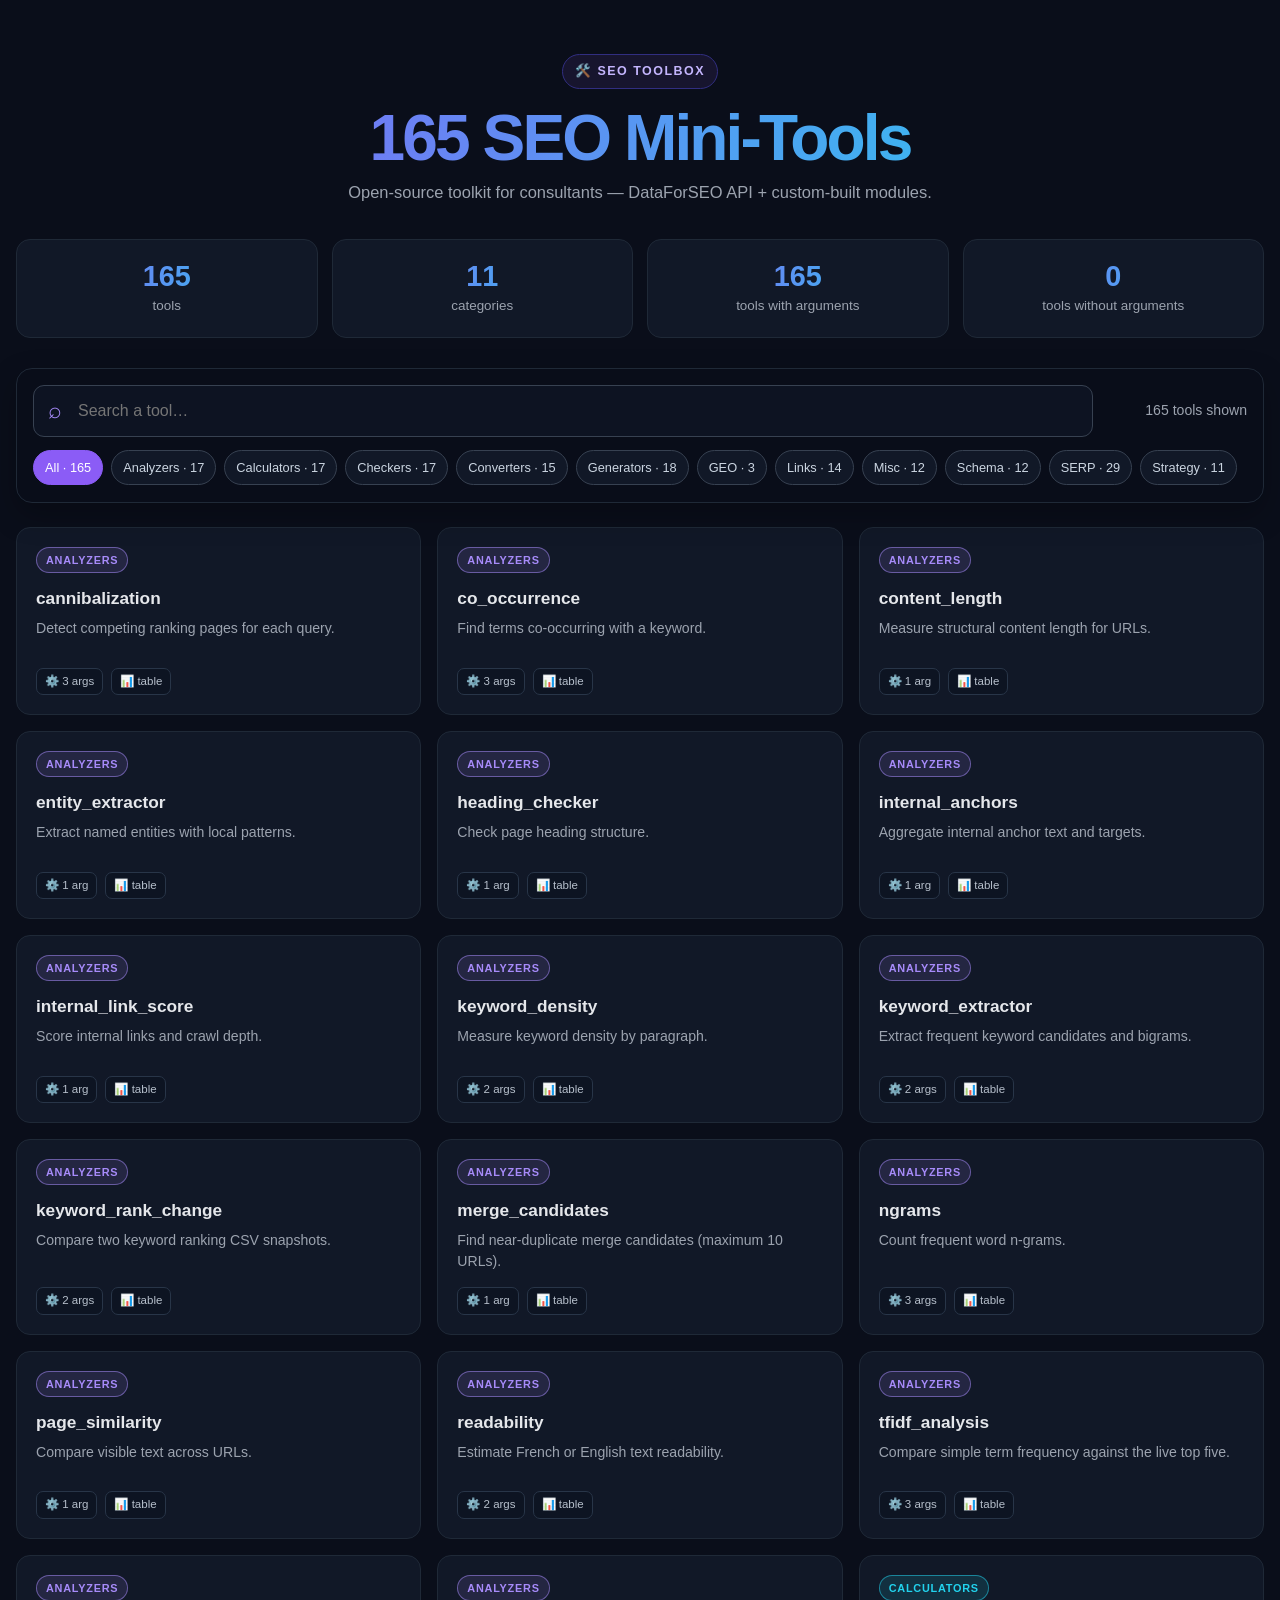
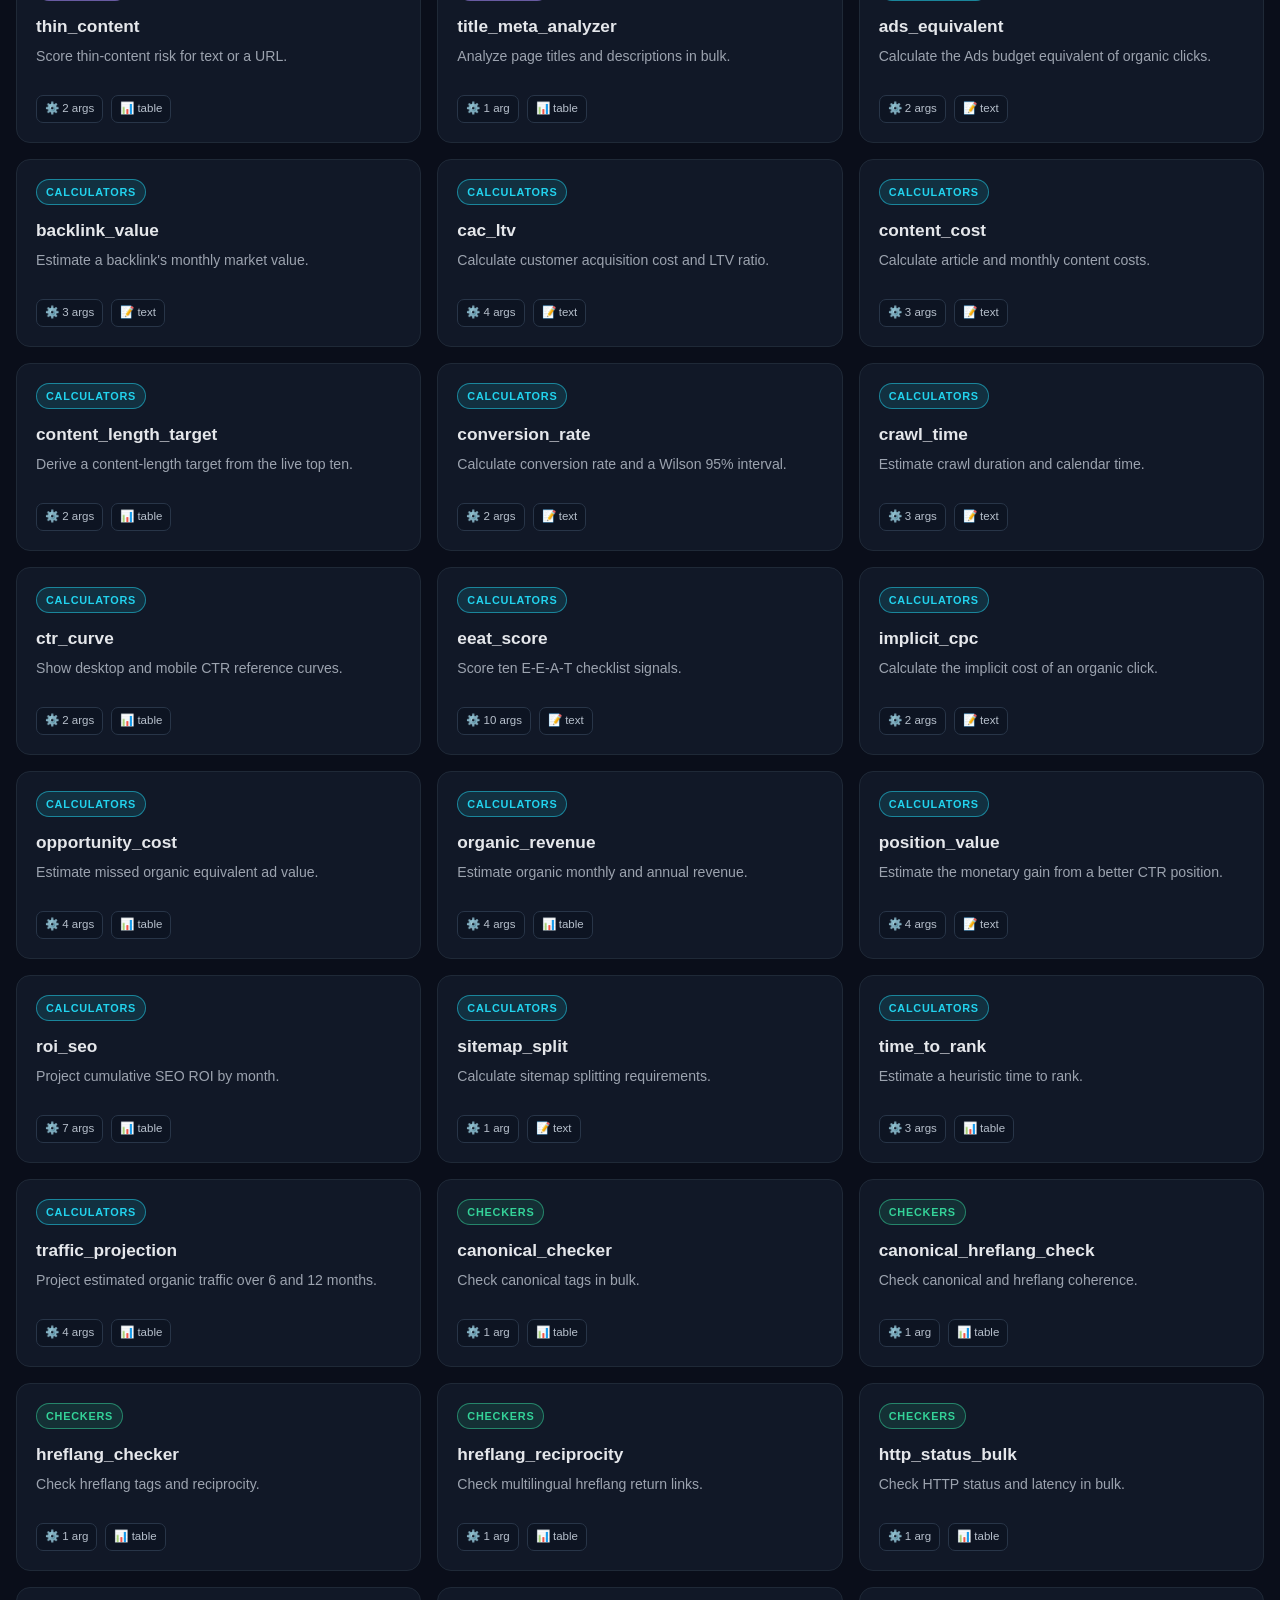
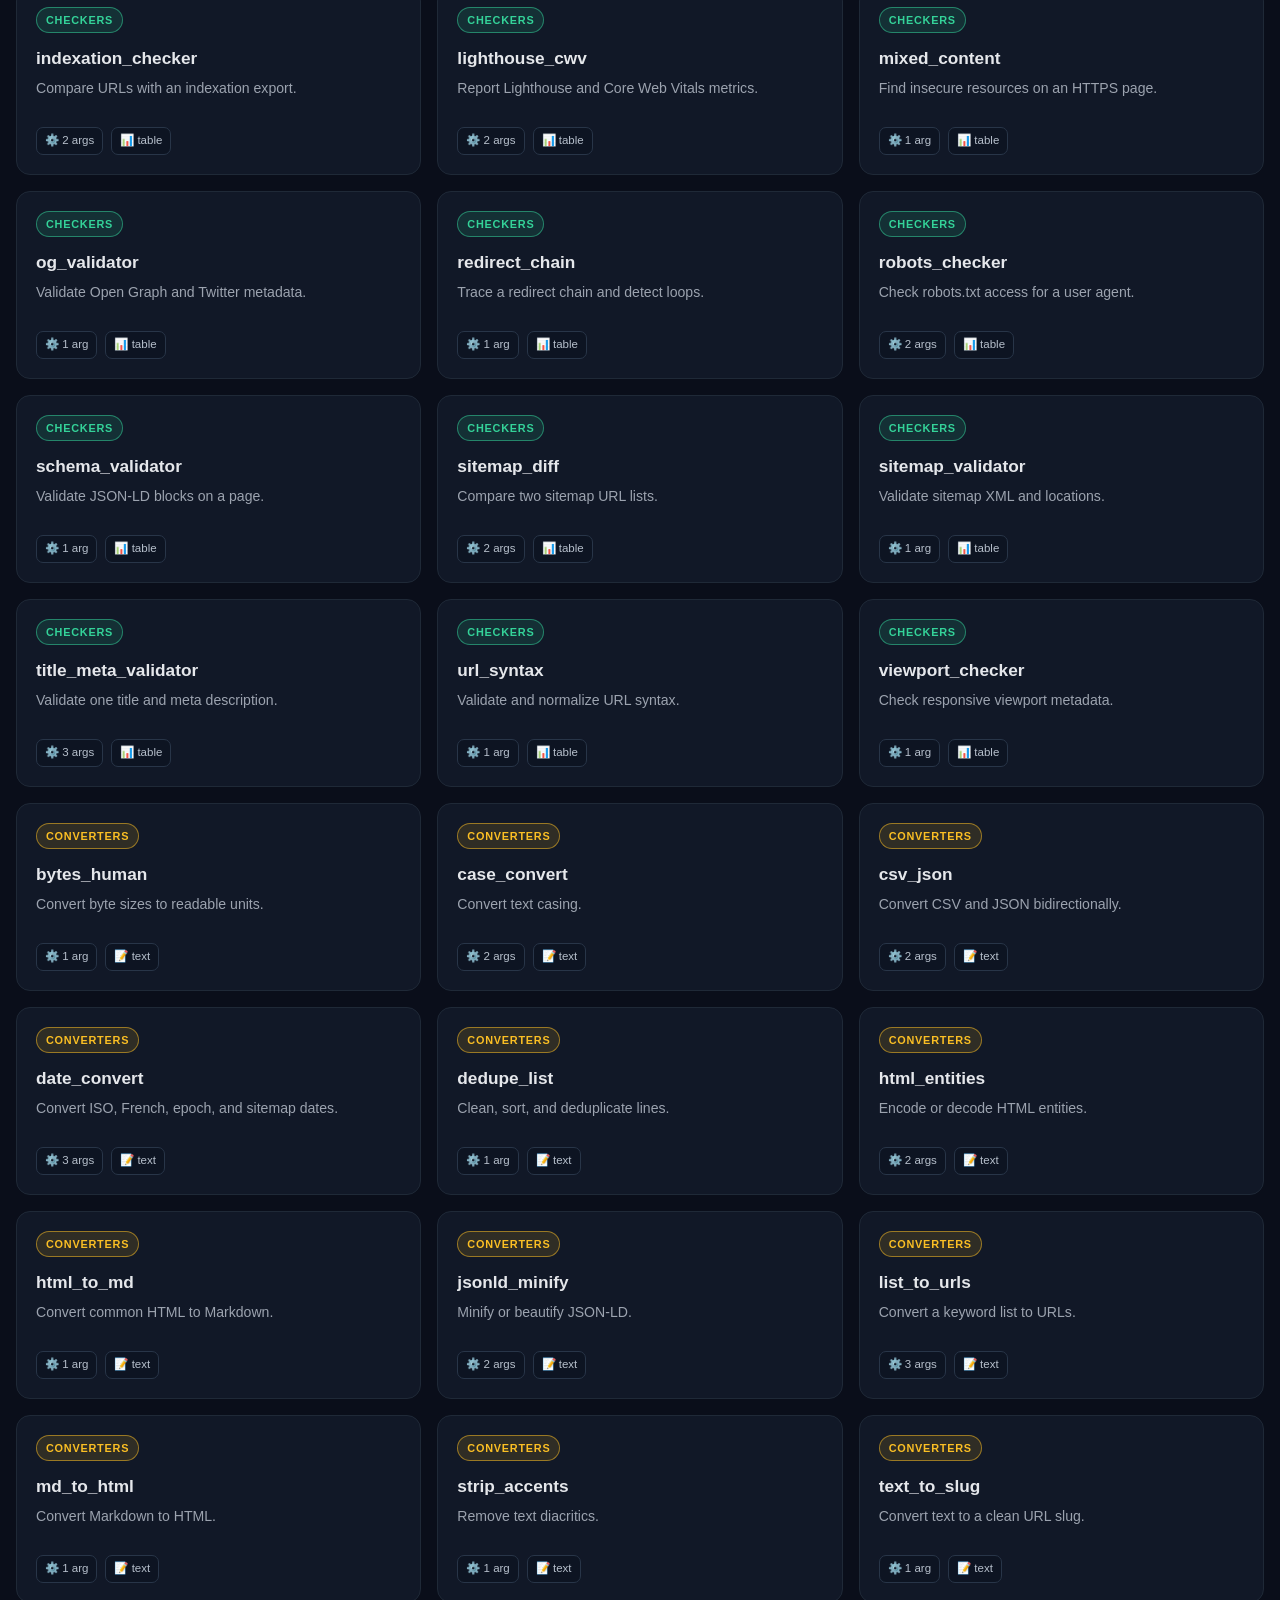
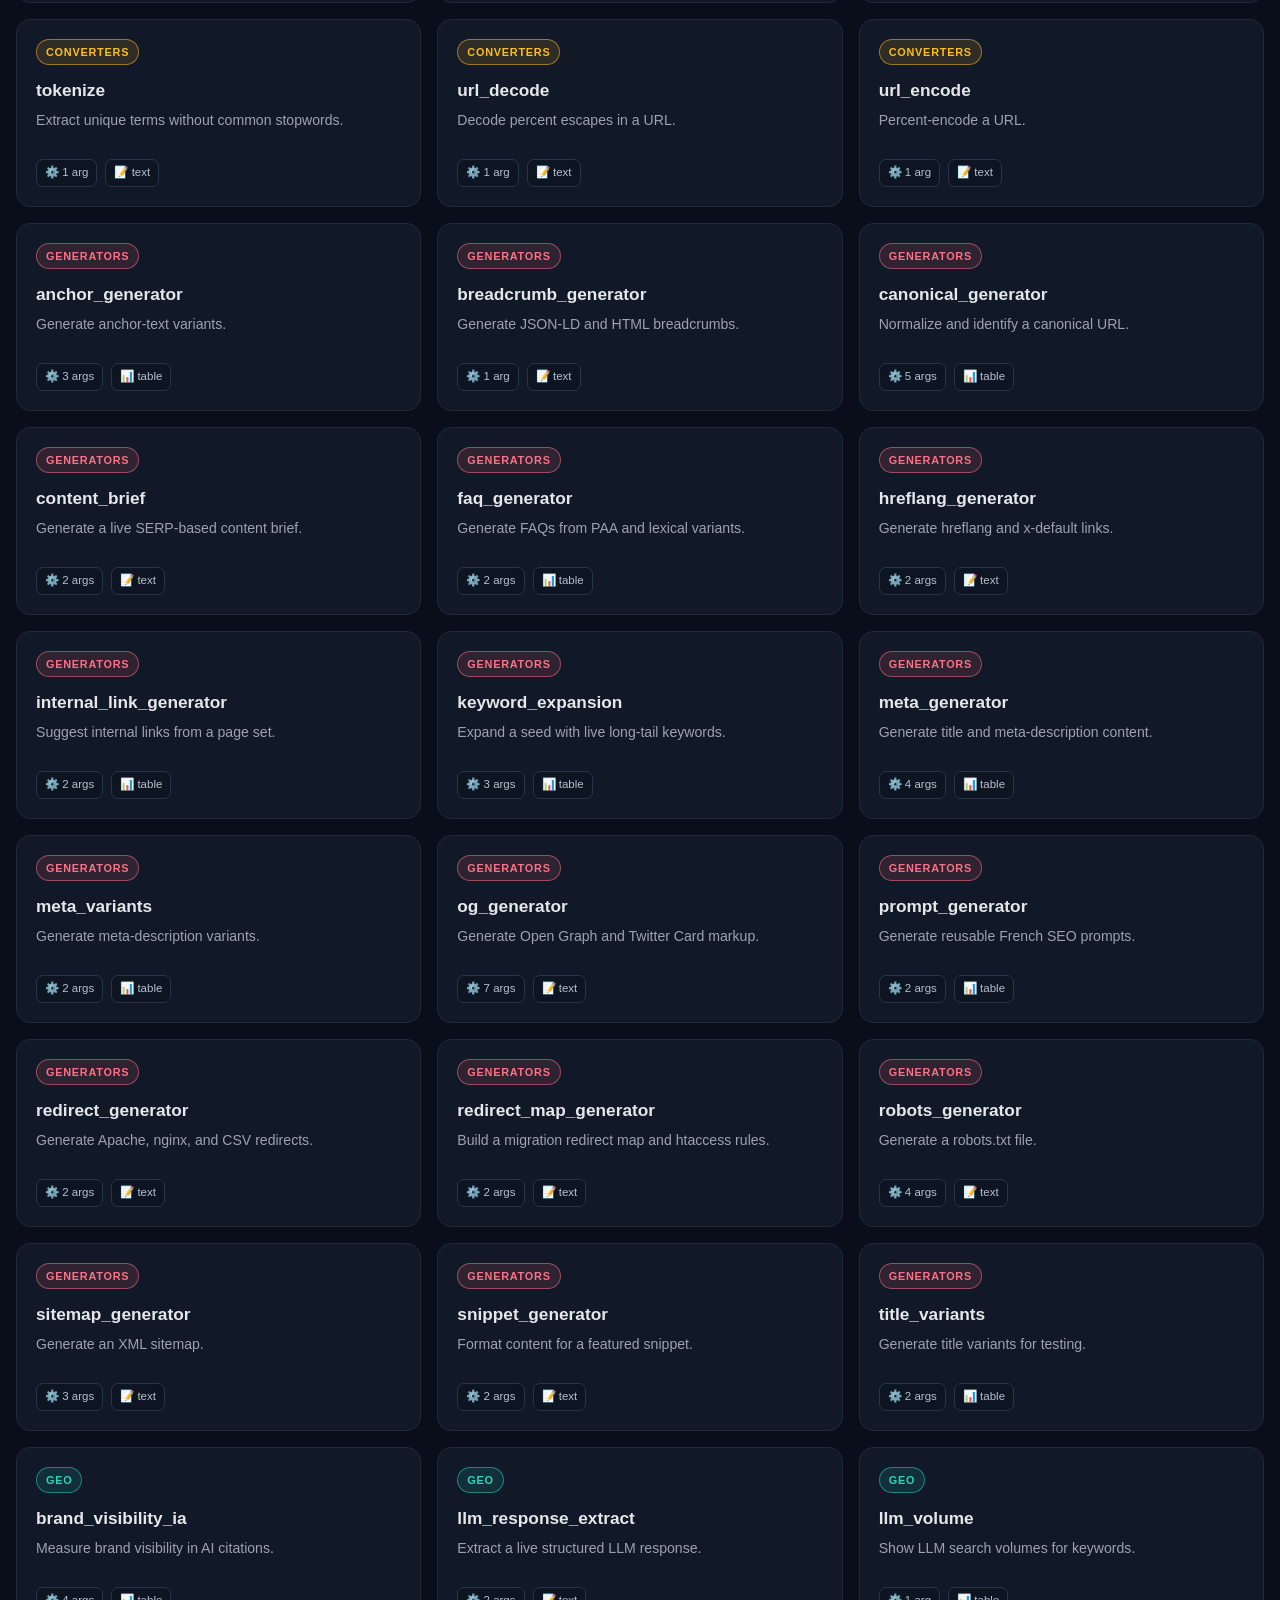
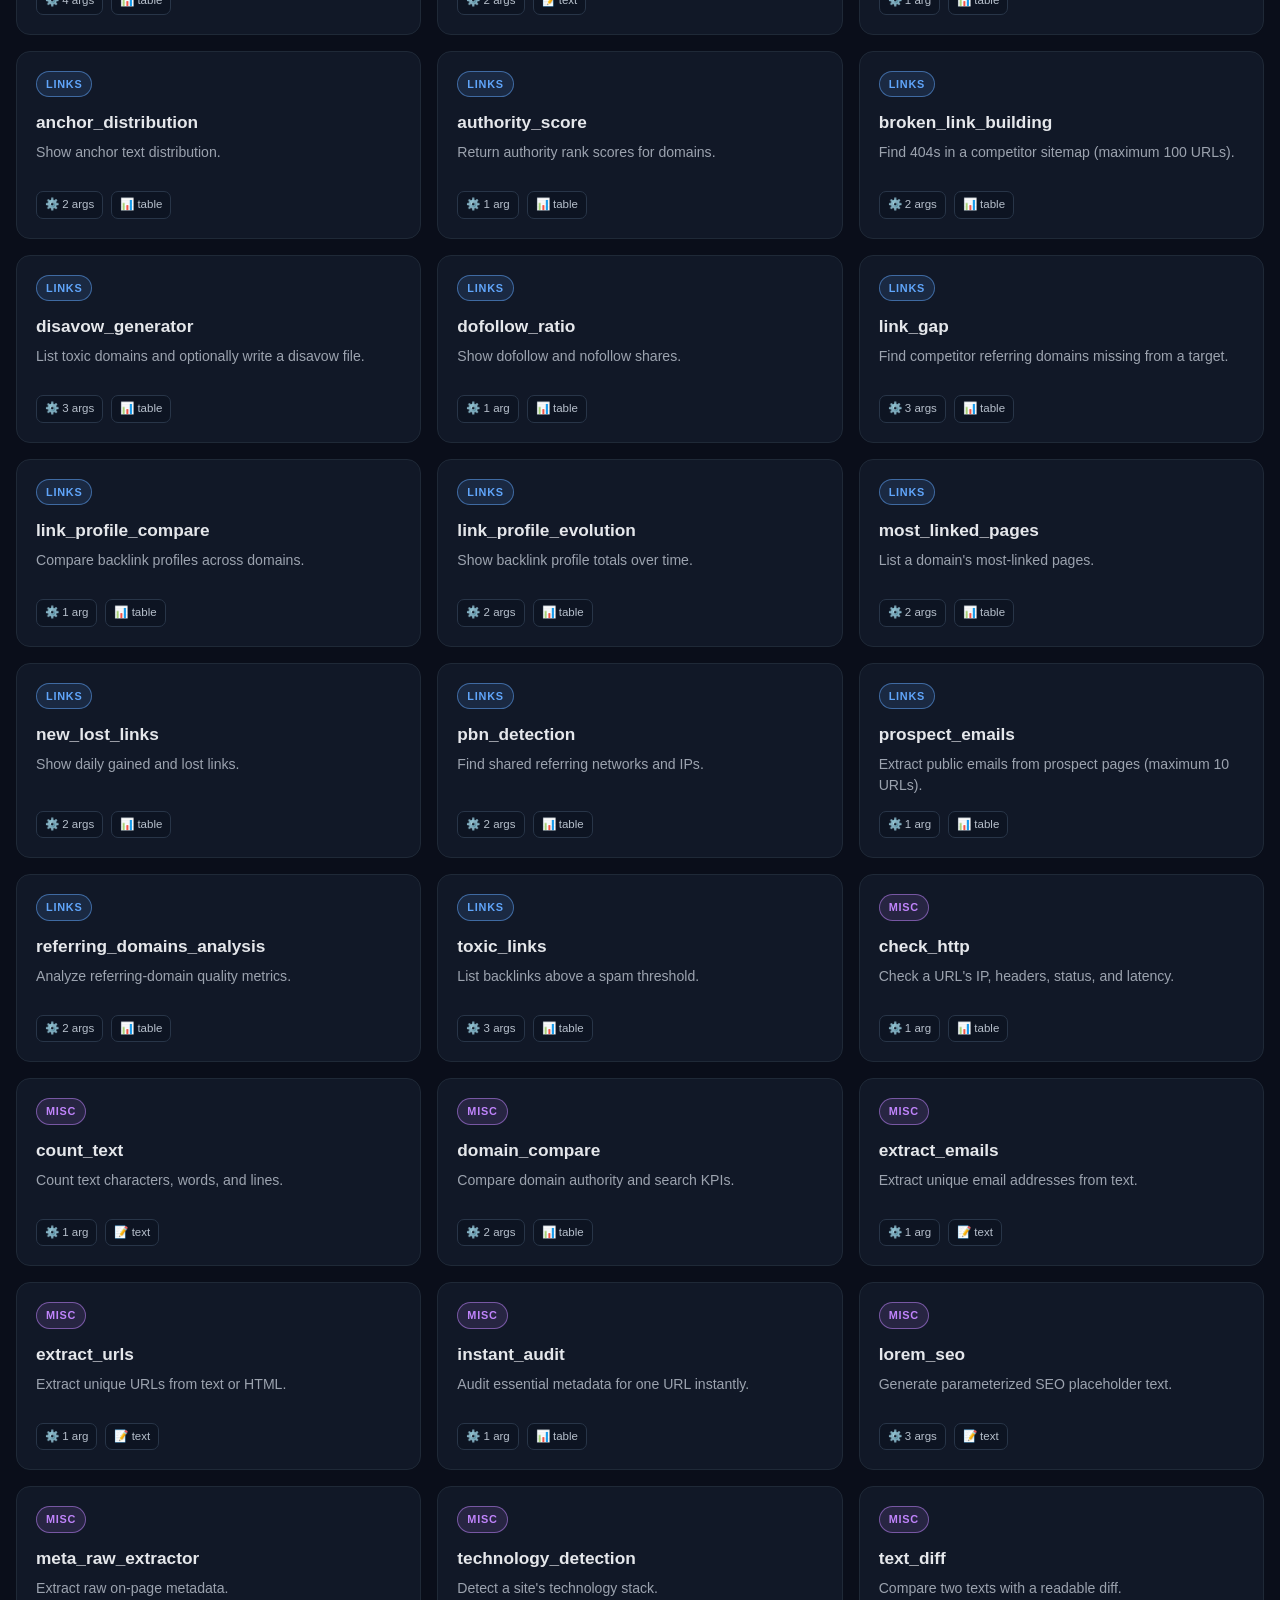
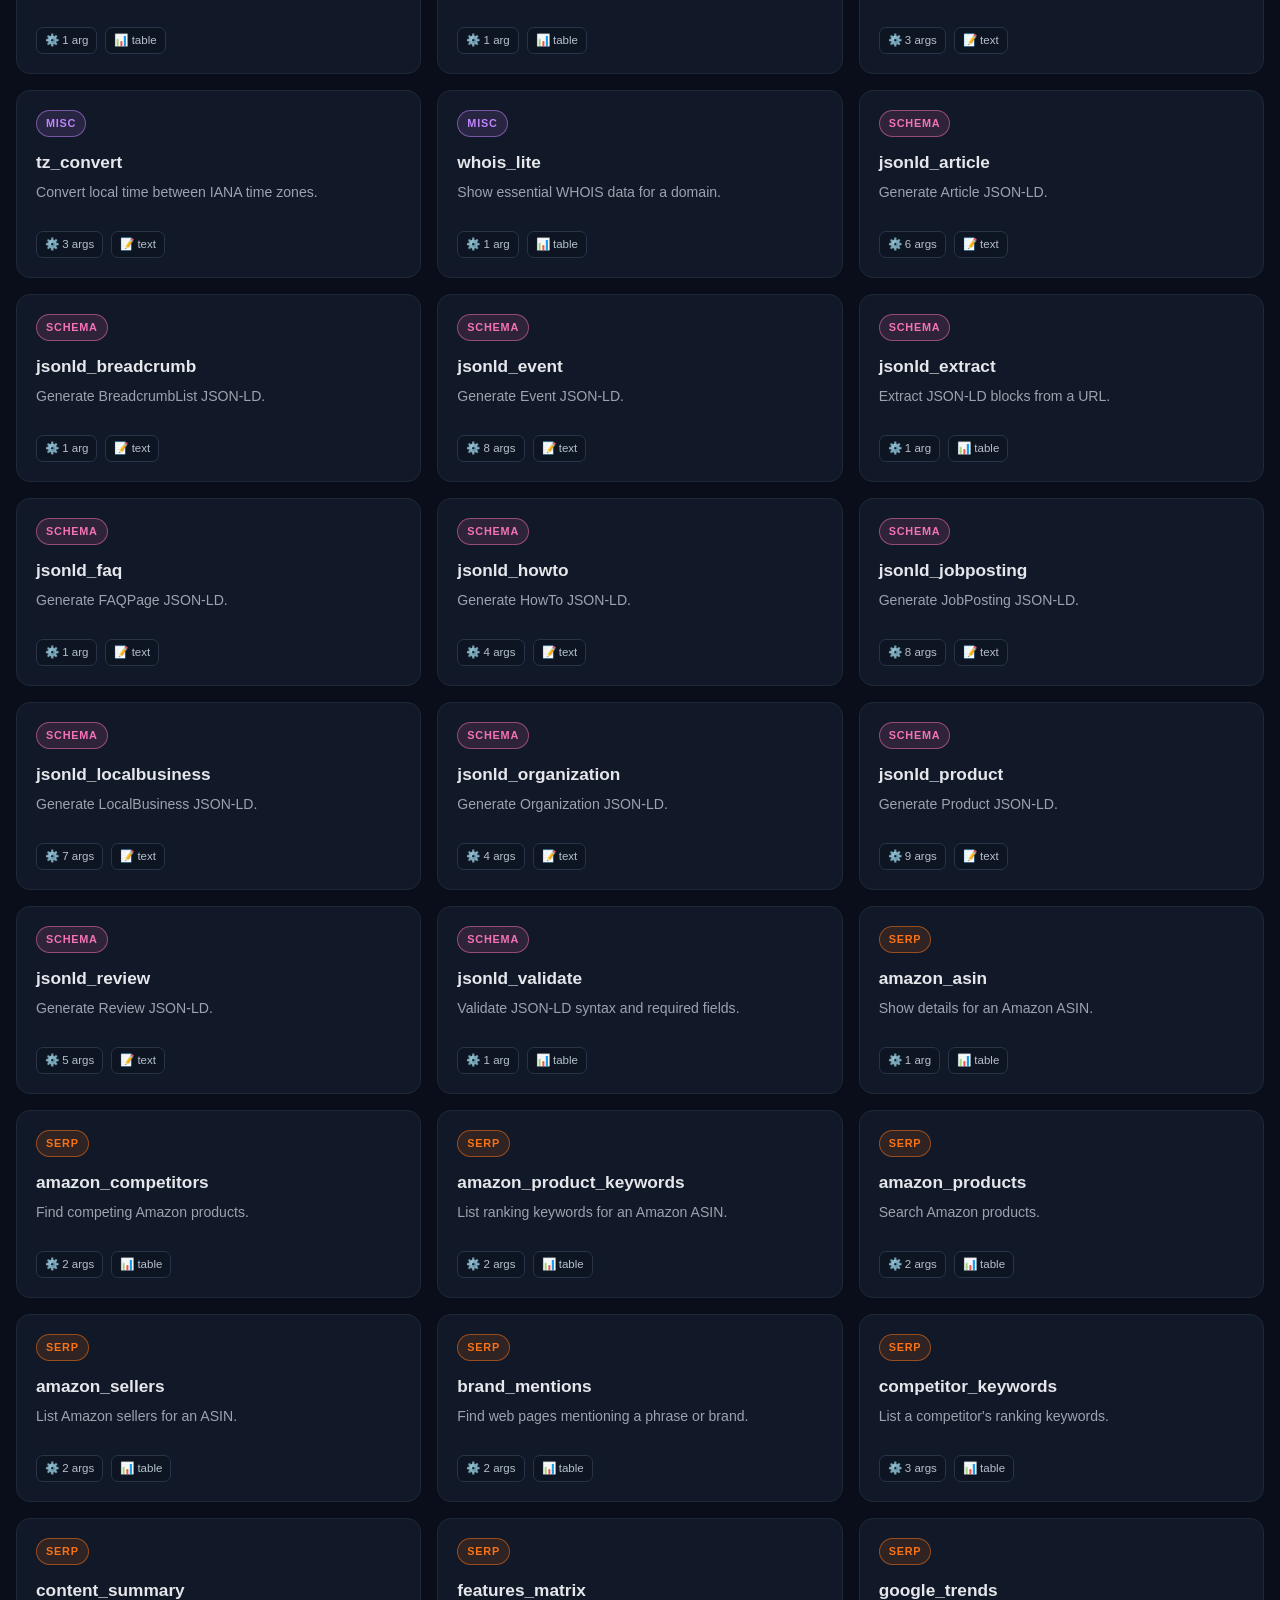
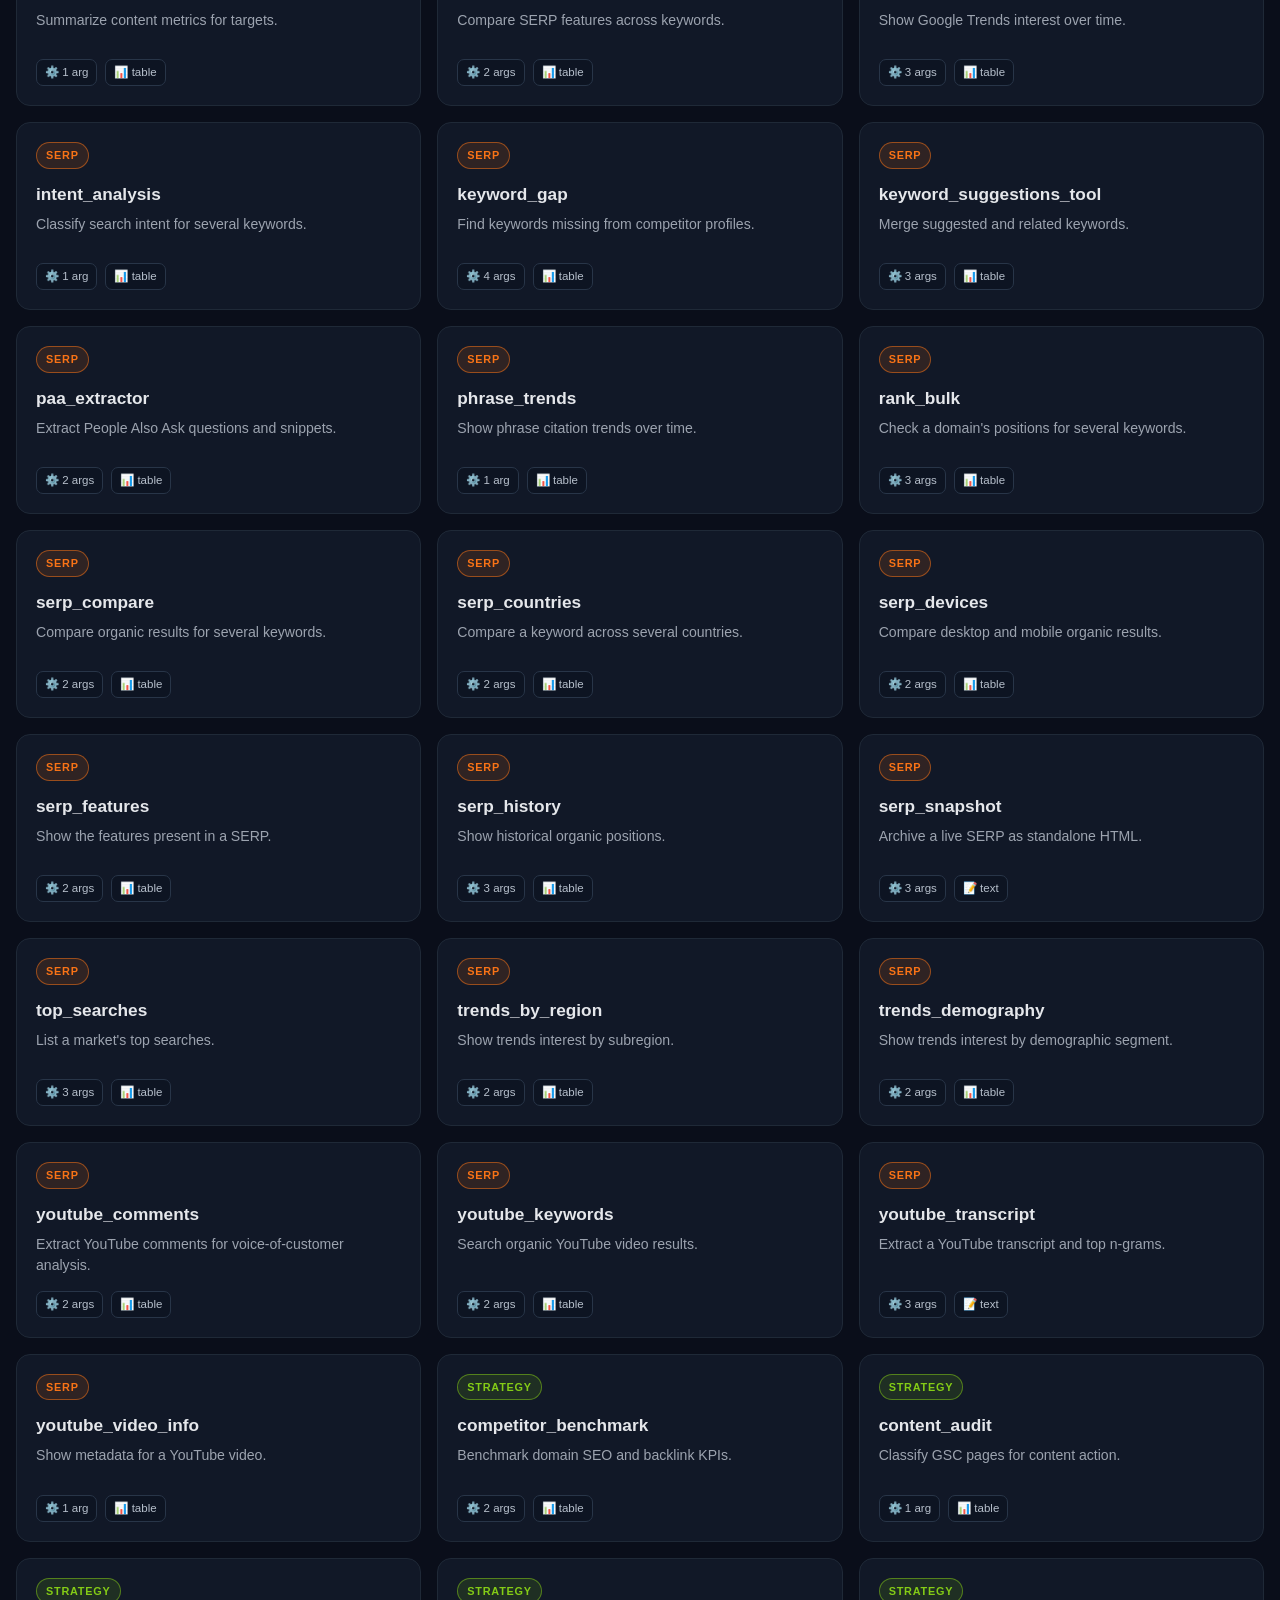
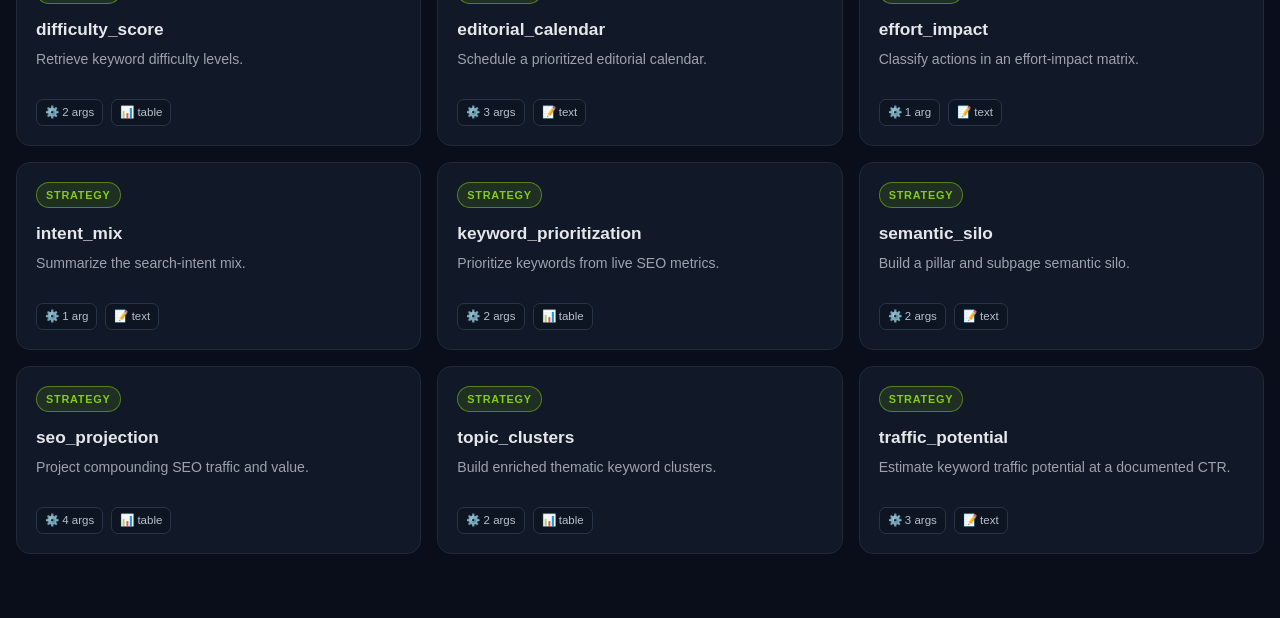
<file: visualization/tools-dashboard.html>
<!doctype html>
<html lang="en">
<head>
  <meta charset="utf-8">
  <meta name="viewport" content="width=device-width, initial-scale=1">
  <title>165 SEO Mini-Tools — SEO Toolbox</title>
  <style>
    :root{--bg:#0a0e1a;--card:#111827;--border:#1f2937;--violet:#8b5cf6;--cyan:#22d3ee;--text:#e5e7eb;--muted:#9ca3af}
    *{box-sizing:border-box}html{color-scheme:dark;scroll-behavior:smooth}body{margin:0;background:var(--bg);color:var(--text);font-family:-apple-system,BlinkMacSystemFont,"Segoe UI",Roboto,Helvetica,Arial,sans-serif;line-height:1.5}button,input{font:inherit}.shell{width:min(1440px,calc(100% - 32px));margin:auto;padding:54px 0 64px}.hero{text-align:center;margin-bottom:34px}.brand{display:inline-flex;align-items:center;gap:8px;padding:7px 12px;border:1px solid #312e81;border-radius:999px;background:#17152e;color:#c4b5fd;font-size:.78rem;font-weight:800;letter-spacing:.12em}.hero h1{margin:16px 0 8px;font-size:clamp(2.1rem,5vw,4rem);line-height:1.05;letter-spacing:-.045em}.gradient{background:linear-gradient(100deg,var(--violet),var(--cyan));background-clip:text;-webkit-background-clip:text;color:transparent}.hero p{max-width:790px;margin:auto;color:var(--muted);font-size:1.03rem}.stats{display:grid;grid-template-columns:repeat(4,1fr);gap:14px;margin:30px 0}.stat{padding:20px;border:1px solid var(--border);border-radius:14px;background:var(--card);text-align:center}.stat strong{display:block;font-size:1.8rem;line-height:1.15}.stat span{color:var(--muted);font-size:.84rem}.controls{position:sticky;top:0;z-index:10;margin-bottom:24px;padding:16px;border:1px solid var(--border);border-radius:16px;background:rgba(10,14,26,.94);box-shadow:0 12px 30px rgba(0,0,0,.25);backdrop-filter:blur(12px)}.search-row{display:flex;align-items:center;gap:14px}.search{position:relative;flex:1}.search::before{content:"⌕";position:absolute;left:15px;top:50%;transform:translateY(-52%);color:#a78bfa;font-size:1.45rem}.search input{width:100%;padding:13px 16px 13px 44px;border:1px solid #374151;border-radius:11px;outline:0;background:#0d1322;color:var(--text);transition:.2s}.search input:focus{border-color:var(--violet);box-shadow:0 0 0 3px rgba(139,92,246,.16)}.results{min-width:140px;color:var(--muted);font-size:.88rem;text-align:right}.chips{display:flex;gap:8px;margin-top:13px;padding-bottom:1px;overflow-x:auto;scrollbar-width:thin}.chip{flex:none;padding:7px 11px;border:1px solid #374151;border-radius:999px;background:#111827;color:#cbd5e1;cursor:pointer;font-size:.8rem;transition:.18s}.chip:hover{border-color:#6d5bd0}.chip.active{border-color:var(--violet);background:var(--violet);color:white}.grid{display:grid;grid-template-columns:repeat(auto-fill,minmax(320px,1fr));gap:16px}.card{display:flex;min-height:188px;padding:19px;border:1px solid var(--border);border-radius:14px;background:var(--card);cursor:pointer;transition:transform .2s,border-color .2s,box-shadow .2s}.card:hover,.card:focus-visible{transform:translateY(-2px);border-color:var(--violet);box-shadow:0 14px 32px rgba(76,29,149,.22)}.card:focus-visible{outline:2px solid var(--cyan);outline-offset:2px}.card-inner{display:flex;flex:1;min-width:0;flex-direction:column}.category{display:inline-flex;align-self:flex-start;padding:4px 9px;border:1px solid color-mix(in srgb,var(--cat) 52%,transparent);border-radius:999px;background:color-mix(in srgb,var(--cat) 13%,transparent);color:var(--cat);font-size:.68rem;font-weight:800;letter-spacing:.07em;text-transform:uppercase}.card h2{margin:13px 0 6px;font-size:1.08rem;overflow-wrap:anywhere}.description{display:-webkit-box;margin:0;color:var(--muted);font-size:.88rem;overflow:hidden;-webkit-box-orient:vertical;-webkit-line-clamp:2}.meta{display:flex;gap:8px;margin-top:auto;padding-top:15px}.pill{padding:4px 8px;border:1px solid #283548;border-radius:7px;background:#0d1422;color:#b7c0cc;font-size:.72rem}.empty{grid-column:1/-1;padding:60px 20px;border:1px dashed #374151;border-radius:14px;color:var(--muted);text-align:center}.modal{position:fixed;inset:0;z-index:50;display:none;align-items:center;justify-content:center;padding:20px;background:rgba(2,6,23,.78);backdrop-filter:blur(5px)}.modal.open{display:flex}.dialog{width:min(900px,100%);max-height:min(88vh,850px);overflow:auto;border:1px solid #334155;border-radius:18px;background:#111827;box-shadow:0 28px 80px rgba(0,0,0,.6)}.dialog-head{display:flex;align-items:flex-start;justify-content:space-between;gap:18px;padding:24px 26px 12px}.dialog-head h2{margin:10px 0 0;font-size:1.65rem;overflow-wrap:anywhere}.close{display:grid;flex:none;width:38px;height:38px;border:1px solid #374151;border-radius:9px;background:#182131;color:#cbd5e1;cursor:pointer;place-items:center;font-size:1.25rem}.close:hover{border-color:var(--violet);color:white}.dialog-body{padding:0 26px 26px}.full-description{margin:5px 0 25px;color:#c7ced8}.dialog h3{margin:22px 0 10px;font-size:.9rem;letter-spacing:.04em;text-transform:uppercase;color:#c4b5fd}.table-wrap{overflow-x:auto;border:1px solid #263244;border-radius:10px}table{width:100%;border-collapse:collapse;font-size:.82rem}th,td{padding:10px 12px;border-bottom:1px solid #263244;text-align:left;vertical-align:top}tr:last-child td{border-bottom:0}th{background:#0e1624;color:#9ca3af;font-size:.72rem;text-transform:uppercase}td{overflow-wrap:anywhere}.required{display:inline-block;padding:2px 7px;border-radius:999px;font-size:.68rem;font-weight:700}.yes{background:rgba(239,68,68,.15);color:#fca5a5}.no{background:rgba(34,197,94,.13);color:#86efac}.no-args{padding:18px;border:1px dashed #374151;border-radius:10px;color:var(--muted);text-align:center}pre{margin:0;padding:16px;border:1px solid #30363d;border-radius:10px;background:#0d1117;color:#a5f3fc;white-space:pre-wrap;overflow-wrap:anywhere;font:13px/1.55 ui-monospace,SFMono-Regular,Menlo,Consolas,monospace}@media(max-width:800px){.stats{grid-template-columns:repeat(2,1fr)}.search-row{align-items:stretch;flex-direction:column}.results{text-align:left}.controls{position:static}.shell{padding-top:32px}}@media(max-width:430px){.shell{width:min(100% - 20px,1440px)}.grid{grid-template-columns:1fr}.stats{gap:9px}.stat{padding:15px 8px}.dialog-head,.dialog-body{padding-left:18px;padding-right:18px}}
  </style>
</head>
<body>
  <main class="shell">
    <header class="hero"><div class="brand">🛠️ SEO TOOLBOX</div><h1 class="gradient">165 SEO Mini-Tools</h1><p>Open-source toolkit for consultants — DataForSEO API + custom-built modules.</p></header>
    <section class="stats" aria-label="Statistics"><div class="stat"><strong class="gradient" id="stat-total">—</strong><span>tools</span></div><div class="stat"><strong class="gradient" id="stat-categories">—</strong><span>categories</span></div><div class="stat"><strong class="gradient" id="stat-with-args">—</strong><span>tools with arguments</span></div><div class="stat"><strong class="gradient" id="stat-without-args">—</strong><span>tools without arguments</span></div></section>
    <section class="controls" aria-label="Filters"><div class="search-row"><label class="search"><span hidden>Search</span><input id="search" type="search" placeholder="Search a tool…" autocomplete="off"></label><div class="results" id="results" aria-live="polite"></div></div><div class="chips" id="chips" aria-label="Categories"></div></section>
    <section class="grid" id="grid" aria-live="polite"></section>
  </main>
  <div class="modal" id="modal" role="dialog" aria-modal="true" aria-labelledby="modal-title"><article class="dialog"><header class="dialog-head"><div><span class="category" id="modal-category"></span><h2 id="modal-title"></h2></div><button class="close" id="close-modal" type="button" aria-label="Close">✕</button></header><div class="dialog-body"><p class="full-description" id="modal-description"></p><h3>Arguments</h3><div id="arguments"></div><h3>Example command</h3><pre><code id="example"></code></pre></div></article></div>
  <script id="tools-data" type="application/json">
[
 {
  "name": "cannibalization",
  "category": "analyzers",
  "description": "Detect competing ranking pages for each query.",
  "returns": "table",
  "args": [
   {
    "name": "domain",
    "required": true,
    "default": null,
    "help": "",
    "is_flag": false
   },
   {
    "name": "keywords",
    "required": true,
    "default": null,
    "help": "",
    "is_flag": false
   },
   {
    "name": "country",
    "required": false,
    "default": "FR",
    "help": "",
    "is_flag": false
   }
  ]
 },
 {
  "name": "co_occurrence",
  "category": "analyzers",
  "description": "Find terms co-occurring with a keyword.",
  "returns": "table",
  "args": [
   {
    "name": "text",
    "required": true,
    "default": null,
    "help": "Text.",
    "is_flag": false
   },
   {
    "name": "keyword",
    "required": true,
    "default": null,
    "help": "Keyword.",
    "is_flag": false
   },
   {
    "name": "limit",
    "required": false,
    "default": "20",
    "help": "Limit.",
    "is_flag": false
   }
  ]
 },
 {
  "name": "content_length",
  "category": "analyzers",
  "description": "Measure structural content length for URLs.",
  "returns": "table",
  "args": [
   {
    "name": "urls",
    "required": true,
    "default": null,
    "help": "",
    "is_flag": false
   }
  ]
 },
 {
  "name": "entity_extractor",
  "category": "analyzers",
  "description": "Extract named entities with local patterns.",
  "returns": "table",
  "args": [
   {
    "name": "text",
    "required": true,
    "default": null,
    "help": "Text.",
    "is_flag": false
   }
  ]
 },
 {
  "name": "heading_checker",
  "category": "analyzers",
  "description": "Check page heading structure.",
  "returns": "table",
  "args": [
   {
    "name": "urls",
    "required": true,
    "default": null,
    "help": "Urls.",
    "is_flag": false
   }
  ]
 },
 {
  "name": "internal_anchors",
  "category": "analyzers",
  "description": "Aggregate internal anchor text and targets.",
  "returns": "table",
  "args": [
   {
    "name": "urls",
    "required": true,
    "default": null,
    "help": "Urls.",
    "is_flag": false
   }
  ]
 },
 {
  "name": "internal_link_score",
  "category": "analyzers",
  "description": "Score internal links and crawl depth.",
  "returns": "table",
  "args": [
   {
    "name": "urls",
    "required": true,
    "default": null,
    "help": "Urls.",
    "is_flag": false
   }
  ]
 },
 {
  "name": "keyword_density",
  "category": "analyzers",
  "description": "Measure keyword density by paragraph.",
  "returns": "table",
  "args": [
   {
    "name": "text",
    "required": true,
    "default": null,
    "help": "Text.",
    "is_flag": false
   },
   {
    "name": "keyword",
    "required": true,
    "default": null,
    "help": "Keyword.",
    "is_flag": false
   }
  ]
 },
 {
  "name": "keyword_extractor",
  "category": "analyzers",
  "description": "Extract frequent keyword candidates and bigrams.",
  "returns": "table",
  "args": [
   {
    "name": "text",
    "required": true,
    "default": null,
    "help": "Text.",
    "is_flag": false
   },
   {
    "name": "limit",
    "required": false,
    "default": "20",
    "help": "Limit.",
    "is_flag": false
   }
  ]
 },
 {
  "name": "keyword_rank_change",
  "category": "analyzers",
  "description": "Compare two keyword ranking CSV snapshots.",
  "returns": "table",
  "args": [
   {
    "name": "before",
    "required": true,
    "default": null,
    "help": "Before.",
    "is_flag": false
   },
   {
    "name": "after",
    "required": true,
    "default": null,
    "help": "After.",
    "is_flag": false
   }
  ]
 },
 {
  "name": "merge_candidates",
  "category": "analyzers",
  "description": "Find near-duplicate merge candidates (maximum 10 URLs).",
  "returns": "table",
  "args": [
   {
    "name": "urls",
    "required": true,
    "default": null,
    "help": "Urls.",
    "is_flag": false
   }
  ]
 },
 {
  "name": "ngrams",
  "category": "analyzers",
  "description": "Count frequent word n-grams.",
  "returns": "table",
  "args": [
   {
    "name": "text",
    "required": true,
    "default": null,
    "help": "Text.",
    "is_flag": false
   },
   {
    "name": "n",
    "required": false,
    "default": "2",
    "help": "N.",
    "is_flag": false
   },
   {
    "name": "limit",
    "required": false,
    "default": "20",
    "help": "Limit.",
    "is_flag": false
   }
  ]
 },
 {
  "name": "page_similarity",
  "category": "analyzers",
  "description": "Compare visible text across URLs.",
  "returns": "table",
  "args": [
   {
    "name": "urls",
    "required": true,
    "default": null,
    "help": "Urls.",
    "is_flag": false
   }
  ]
 },
 {
  "name": "readability",
  "category": "analyzers",
  "description": "Estimate French or English text readability.",
  "returns": "table",
  "args": [
   {
    "name": "text",
    "required": true,
    "default": null,
    "help": "Text.",
    "is_flag": false
   },
   {
    "name": "lang",
    "required": false,
    "default": "fr",
    "help": "Lang.",
    "is_flag": false
   }
  ]
 },
 {
  "name": "tfidf_analysis",
  "category": "analyzers",
  "description": "Compare simple term frequency against the live top five.",
  "returns": "table",
  "args": [
   {
    "name": "keyword",
    "required": true,
    "default": null,
    "help": "",
    "is_flag": false
   },
   {
    "name": "text",
    "required": true,
    "default": null,
    "help": "",
    "is_flag": false
   },
   {
    "name": "country",
    "required": false,
    "default": "FR",
    "help": "",
    "is_flag": false
   }
  ]
 },
 {
  "name": "thin_content",
  "category": "analyzers",
  "description": "Score thin-content risk for text or a URL.",
  "returns": "table",
  "args": [
   {
    "name": "value",
    "required": true,
    "default": null,
    "help": "Value.",
    "is_flag": false
   },
   {
    "name": "text",
    "required": false,
    "default": null,
    "help": "Text.",
    "is_flag": true
   }
  ]
 },
 {
  "name": "title_meta_analyzer",
  "category": "analyzers",
  "description": "Analyze page titles and descriptions in bulk.",
  "returns": "table",
  "args": [
   {
    "name": "urls",
    "required": true,
    "default": null,
    "help": "Urls.",
    "is_flag": false
   }
  ]
 },
 {
  "name": "ads_equivalent",
  "category": "calculators",
  "description": "Calculate the Ads budget equivalent of organic clicks.",
  "returns": "str",
  "args": [
   {
    "name": "clicks",
    "required": true,
    "default": null,
    "help": "Clicks.",
    "is_flag": false
   },
   {
    "name": "cpc",
    "required": true,
    "default": null,
    "help": "Cpc.",
    "is_flag": false
   }
  ]
 },
 {
  "name": "backlink_value",
  "category": "calculators",
  "description": "Estimate a backlink's monthly market value.",
  "returns": "str",
  "args": [
   {
    "name": "authority",
    "required": true,
    "default": null,
    "help": "Authority.",
    "is_flag": false
   },
   {
    "name": "referral_traffic",
    "required": true,
    "default": null,
    "help": "Referral traffic.",
    "is_flag": false
   },
   {
    "name": "cpc",
    "required": true,
    "default": null,
    "help": "Cpc.",
    "is_flag": false
   }
  ]
 },
 {
  "name": "cac_ltv",
  "category": "calculators",
  "description": "Calculate customer acquisition cost and LTV ratio.",
  "returns": "str",
  "args": [
   {
    "name": "cost",
    "required": true,
    "default": null,
    "help": "Cost.",
    "is_flag": false
   },
   {
    "name": "customers",
    "required": true,
    "default": null,
    "help": "Customers.",
    "is_flag": false
   },
   {
    "name": "ltv",
    "required": true,
    "default": null,
    "help": "Ltv.",
    "is_flag": false
   },
   {
    "name": "months",
    "required": false,
    "default": "1",
    "help": "Months.",
    "is_flag": false
   }
  ]
 },
 {
  "name": "content_cost",
  "category": "calculators",
  "description": "Calculate article and monthly content costs.",
  "returns": "str",
  "args": [
   {
    "name": "words",
    "required": true,
    "default": null,
    "help": "Words.",
    "is_flag": false
   },
   {
    "name": "rate",
    "required": true,
    "default": null,
    "help": "Rate.",
    "is_flag": false
   },
   {
    "name": "articles",
    "required": false,
    "default": "1",
    "help": "Articles.",
    "is_flag": false
   }
  ]
 },
 {
  "name": "content_length_target",
  "category": "calculators",
  "description": "Derive a content-length target from the live top ten.",
  "returns": "table",
  "args": [
   {
    "name": "keyword",
    "required": true,
    "default": null,
    "help": "",
    "is_flag": false
   },
   {
    "name": "country",
    "required": false,
    "default": "FR",
    "help": "",
    "is_flag": false
   }
  ]
 },
 {
  "name": "conversion_rate",
  "category": "calculators",
  "description": "Calculate conversion rate and a Wilson 95% interval.",
  "returns": "str",
  "args": [
   {
    "name": "visits",
    "required": true,
    "default": null,
    "help": "Visits.",
    "is_flag": false
   },
   {
    "name": "conversions",
    "required": true,
    "default": null,
    "help": "Conversions.",
    "is_flag": false
   }
  ]
 },
 {
  "name": "crawl_time",
  "category": "calculators",
  "description": "Estimate crawl duration and calendar time.",
  "returns": "str",
  "args": [
   {
    "name": "pages",
    "required": true,
    "default": null,
    "help": "Pages.",
    "is_flag": false
   },
   {
    "name": "urls_per_second",
    "required": true,
    "default": null,
    "help": "Urls per second.",
    "is_flag": false
   },
   {
    "name": "daily_budget_pct",
    "required": false,
    "default": "100",
    "help": "Daily budget pct.",
    "is_flag": false
   }
  ]
 },
 {
  "name": "ctr_curve",
  "category": "calculators",
  "description": "Show desktop and mobile CTR reference curves.",
  "returns": "table",
  "args": [
   {
    "name": "position",
    "required": false,
    "default": "0",
    "help": "Position.",
    "is_flag": false
   },
   {
    "name": "device",
    "required": false,
    "default": "both",
    "help": "Device.",
    "is_flag": false
   }
  ]
 },
 {
  "name": "eeat_score",
  "category": "calculators",
  "description": "Score ten E-E-A-T checklist signals.",
  "returns": "str",
  "args": [
   {
    "name": "author",
    "required": false,
    "default": null,
    "help": "Set the author signal.",
    "is_flag": true
   },
   {
    "name": "bio",
    "required": false,
    "default": null,
    "help": "Set the bio signal.",
    "is_flag": true
   },
   {
    "name": "sources",
    "required": false,
    "default": null,
    "help": "Set the sources signal.",
    "is_flag": true
   },
   {
    "name": "mentions",
    "required": false,
    "default": null,
    "help": "Set the mentions signal.",
    "is_flag": true
   },
   {
    "name": "evidence",
    "required": false,
    "default": null,
    "help": "Set the evidence signal.",
    "is_flag": true
   },
   {
    "name": "dates",
    "required": false,
    "default": null,
    "help": "Set the dates signal.",
    "is_flag": true
   },
   {
    "name": "faq",
    "required": false,
    "default": null,
    "help": "Set the faq signal.",
    "is_flag": true
   },
   {
    "name": "reviews",
    "required": false,
    "default": null,
    "help": "Set the reviews signal.",
    "is_flag": true
   },
   {
    "name": "about",
    "required": false,
    "default": null,
    "help": "Set the about signal.",
    "is_flag": true
   },
   {
    "name": "contact",
    "required": false,
    "default": null,
    "help": "Set the contact signal.",
    "is_flag": true
   }
  ]
 },
 {
  "name": "implicit_cpc",
  "category": "calculators",
  "description": "Calculate the implicit cost of an organic click.",
  "returns": "str",
  "args": [
   {
    "name": "cost",
    "required": true,
    "default": null,
    "help": "Cost.",
    "is_flag": false
   },
   {
    "name": "clicks",
    "required": true,
    "default": null,
    "help": "Clicks.",
    "is_flag": false
   }
  ]
 },
 {
  "name": "opportunity_cost",
  "category": "calculators",
  "description": "Estimate missed organic equivalent ad value.",
  "returns": "table",
  "args": [
   {
    "name": "volume",
    "required": true,
    "default": null,
    "help": "Volume.",
    "is_flag": false
   },
   {
    "name": "cpc",
    "required": true,
    "default": null,
    "help": "Cpc.",
    "is_flag": false
   },
   {
    "name": "position",
    "required": true,
    "default": null,
    "help": "Position.",
    "is_flag": false
   },
   {
    "name": "days",
    "required": false,
    "default": "30",
    "help": "Days.",
    "is_flag": false
   }
  ]
 },
 {
  "name": "organic_revenue",
  "category": "calculators",
  "description": "Estimate organic monthly and annual revenue.",
  "returns": "table",
  "args": [
   {
    "name": "traffic",
    "required": true,
    "default": null,
    "help": "Traffic.",
    "is_flag": false
   },
   {
    "name": "conversion",
    "required": true,
    "default": null,
    "help": "Conversion.",
    "is_flag": false
   },
   {
    "name": "basket",
    "required": true,
    "default": null,
    "help": "Basket.",
    "is_flag": false
   },
   {
    "name": "growth",
    "required": false,
    "default": "0",
    "help": "Growth.",
    "is_flag": false
   }
  ]
 },
 {
  "name": "position_value",
  "category": "calculators",
  "description": "Estimate the monetary gain from a better CTR position.",
  "returns": "str",
  "args": [
   {
    "name": "volume",
    "required": true,
    "default": null,
    "help": "Volume.",
    "is_flag": false
   },
   {
    "name": "cpc",
    "required": true,
    "default": null,
    "help": "Cpc.",
    "is_flag": false
   },
   {
    "name": "current_ctr",
    "required": true,
    "default": null,
    "help": "Current ctr.",
    "is_flag": false
   },
   {
    "name": "target_ctr",
    "required": true,
    "default": null,
    "help": "Target ctr.",
    "is_flag": false
   }
  ]
 },
 {
  "name": "roi_seo",
  "category": "calculators",
  "description": "Project cumulative SEO ROI by month.",
  "returns": "table",
  "args": [
   {
    "name": "budget",
    "required": true,
    "default": null,
    "help": "Budget.",
    "is_flag": false
   },
   {
    "name": "basket",
    "required": true,
    "default": null,
    "help": "Basket.",
    "is_flag": false
   },
   {
    "name": "margin",
    "required": true,
    "default": null,
    "help": "Margin.",
    "is_flag": false
   },
   {
    "name": "conversion",
    "required": true,
    "default": null,
    "help": "Conversion.",
    "is_flag": false
   },
   {
    "name": "months",
    "required": false,
    "default": "12",
    "help": "Months.",
    "is_flag": false
   },
   {
    "name": "traffic",
    "required": false,
    "default": "1000",
    "help": "Traffic.",
    "is_flag": false
   },
   {
    "name": "growth",
    "required": false,
    "default": "5",
    "help": "Growth.",
    "is_flag": false
   }
  ]
 },
 {
  "name": "sitemap_split",
  "category": "calculators",
  "description": "Calculate sitemap splitting requirements.",
  "returns": "str",
  "args": [
   {
    "name": "urls",
    "required": true,
    "default": null,
    "help": "Urls.",
    "is_flag": false
   }
  ]
 },
 {
  "name": "time_to_rank",
  "category": "calculators",
  "description": "Estimate a heuristic time to rank.",
  "returns": "table",
  "args": [
   {
    "name": "kd",
    "required": true,
    "default": null,
    "help": "Kd.",
    "is_flag": false
   },
   {
    "name": "authority",
    "required": true,
    "default": null,
    "help": "Authority.",
    "is_flag": false
   },
   {
    "name": "age",
    "required": true,
    "default": null,
    "help": "Age.",
    "is_flag": false
   }
  ]
 },
 {
  "name": "traffic_projection",
  "category": "calculators",
  "description": "Project estimated organic traffic over 6 and 12 months.",
  "returns": "table",
  "args": [
   {
    "name": "volume",
    "required": true,
    "default": null,
    "help": "Volume.",
    "is_flag": false
   },
   {
    "name": "ctr",
    "required": true,
    "default": null,
    "help": "Ctr.",
    "is_flag": false
   },
   {
    "name": "click_rate",
    "required": false,
    "default": "100",
    "help": "Click rate.",
    "is_flag": false
   },
   {
    "name": "growth",
    "required": false,
    "default": "0",
    "help": "Growth.",
    "is_flag": false
   }
  ]
 },
 {
  "name": "canonical_checker",
  "category": "checkers",
  "description": "Check canonical tags in bulk.",
  "returns": "table",
  "args": [
   {
    "name": "urls",
    "required": true,
    "default": null,
    "help": "Urls.",
    "is_flag": false
   }
  ]
 },
 {
  "name": "canonical_hreflang_check",
  "category": "checkers",
  "description": "Check canonical and hreflang coherence.",
  "returns": "table",
  "args": [
   {
    "name": "url",
    "required": true,
    "default": null,
    "help": "Url.",
    "is_flag": false
   }
  ]
 },
 {
  "name": "hreflang_checker",
  "category": "checkers",
  "description": "Check hreflang tags and reciprocity.",
  "returns": "table",
  "args": [
   {
    "name": "urls",
    "required": true,
    "default": null,
    "help": "Urls.",
    "is_flag": false
   }
  ]
 },
 {
  "name": "hreflang_reciprocity",
  "category": "checkers",
  "description": "Check multilingual hreflang return links.",
  "returns": "table",
  "args": [
   {
    "name": "urls",
    "required": true,
    "default": null,
    "help": "Urls.",
    "is_flag": false
   }
  ]
 },
 {
  "name": "http_status_bulk",
  "category": "checkers",
  "description": "Check HTTP status and latency in bulk.",
  "returns": "table",
  "args": [
   {
    "name": "urls",
    "required": true,
    "default": null,
    "help": "Urls.",
    "is_flag": false
   }
  ]
 },
 {
  "name": "indexation_checker",
  "category": "checkers",
  "description": "Compare URLs with an indexation export.",
  "returns": "table",
  "args": [
   {
    "name": "indexed",
    "required": true,
    "default": null,
    "help": "Indexed.",
    "is_flag": false
   },
   {
    "name": "urls",
    "required": true,
    "default": null,
    "help": "Urls.",
    "is_flag": false
   }
  ]
 },
 {
  "name": "lighthouse_cwv",
  "category": "checkers",
  "description": "Report Lighthouse and Core Web Vitals metrics.",
  "returns": "table",
  "args": [
   {
    "name": "url",
    "required": true,
    "default": null,
    "help": "",
    "is_flag": false
   },
   {
    "name": "strategy",
    "required": false,
    "default": "mobile",
    "help": "",
    "is_flag": false
   }
  ]
 },
 {
  "name": "mixed_content",
  "category": "checkers",
  "description": "Find insecure resources on an HTTPS page.",
  "returns": "table",
  "args": [
   {
    "name": "url",
    "required": true,
    "default": null,
    "help": "Url.",
    "is_flag": false
   }
  ]
 },
 {
  "name": "og_validator",
  "category": "checkers",
  "description": "Validate Open Graph and Twitter metadata.",
  "returns": "table",
  "args": [
   {
    "name": "urls",
    "required": true,
    "default": null,
    "help": "Urls.",
    "is_flag": false
   }
  ]
 },
 {
  "name": "redirect_chain",
  "category": "checkers",
  "description": "Trace a redirect chain and detect loops.",
  "returns": "table",
  "args": [
   {
    "name": "url",
    "required": true,
    "default": null,
    "help": "Url.",
    "is_flag": false
   }
  ]
 },
 {
  "name": "robots_checker",
  "category": "checkers",
  "description": "Check robots.txt access for a user agent.",
  "returns": "table",
  "args": [
   {
    "name": "url",
    "required": true,
    "default": null,
    "help": "Url.",
    "is_flag": false
   },
   {
    "name": "user_agent",
    "required": false,
    "default": "googlebot",
    "help": "User agent.",
    "is_flag": false
   }
  ]
 },
 {
  "name": "schema_validator",
  "category": "checkers",
  "description": "Validate JSON-LD blocks on a page.",
  "returns": "table",
  "args": [
   {
    "name": "url",
    "required": true,
    "default": null,
    "help": "Url.",
    "is_flag": false
   }
  ]
 },
 {
  "name": "sitemap_diff",
  "category": "checkers",
  "description": "Compare two sitemap URL lists.",
  "returns": "table",
  "args": [
   {
    "name": "before",
    "required": true,
    "default": null,
    "help": "Before.",
    "is_flag": false
   },
   {
    "name": "after",
    "required": true,
    "default": null,
    "help": "After.",
    "is_flag": false
   }
  ]
 },
 {
  "name": "sitemap_validator",
  "category": "checkers",
  "description": "Validate sitemap XML and locations.",
  "returns": "table",
  "args": [
   {
    "name": "url",
    "required": true,
    "default": null,
    "help": "Url.",
    "is_flag": false
   }
  ]
 },
 {
  "name": "title_meta_validator",
  "category": "checkers",
  "description": "Validate one title and meta description.",
  "returns": "table",
  "args": [
   {
    "name": "url",
    "required": false,
    "default": "",
    "help": "Url.",
    "is_flag": false
   },
   {
    "name": "title",
    "required": false,
    "default": "",
    "help": "Title.",
    "is_flag": false
   },
   {
    "name": "meta",
    "required": false,
    "default": "",
    "help": "Meta.",
    "is_flag": false
   }
  ]
 },
 {
  "name": "url_syntax",
  "category": "checkers",
  "description": "Validate and normalize URL syntax.",
  "returns": "table",
  "args": [
   {
    "name": "urls",
    "required": true,
    "default": null,
    "help": "Urls.",
    "is_flag": false
   }
  ]
 },
 {
  "name": "viewport_checker",
  "category": "checkers",
  "description": "Check responsive viewport metadata.",
  "returns": "table",
  "args": [
   {
    "name": "urls",
    "required": true,
    "default": null,
    "help": "Urls.",
    "is_flag": false
   }
  ]
 },
 {
  "name": "bytes_human",
  "category": "converters",
  "description": "Convert byte sizes to readable units.",
  "returns": "str",
  "args": [
   {
    "name": "value",
    "required": true,
    "default": null,
    "help": "Value.",
    "is_flag": false
   }
  ]
 },
 {
  "name": "case_convert",
  "category": "converters",
  "description": "Convert text casing.",
  "returns": "str",
  "args": [
   {
    "name": "value",
    "required": true,
    "default": null,
    "help": "Value.",
    "is_flag": false
   },
   {
    "name": "mode",
    "required": true,
    "default": null,
    "help": "Mode.",
    "is_flag": false
   }
  ]
 },
 {
  "name": "csv_json",
  "category": "converters",
  "description": "Convert CSV and JSON bidirectionally.",
  "returns": "str",
  "args": [
   {
    "name": "value",
    "required": true,
    "default": null,
    "help": "Value.",
    "is_flag": false
   },
   {
    "name": "mode",
    "required": false,
    "default": "csv2json",
    "help": "Mode.",
    "is_flag": false
   }
  ]
 },
 {
  "name": "date_convert",
  "category": "converters",
  "description": "Convert ISO, French, epoch, and sitemap dates.",
  "returns": "str",
  "args": [
   {
    "name": "value",
    "required": true,
    "default": null,
    "help": "Value.",
    "is_flag": false
   },
   {
    "name": "input_format",
    "required": true,
    "default": null,
    "help": "Input format.",
    "is_flag": false
   },
   {
    "name": "output_format",
    "required": true,
    "default": null,
    "help": "Output format.",
    "is_flag": false
   }
  ]
 },
 {
  "name": "dedupe_list",
  "category": "converters",
  "description": "Clean, sort, and deduplicate lines.",
  "returns": "str",
  "args": [
   {
    "name": "value",
    "required": true,
    "default": null,
    "help": "Value.",
    "is_flag": false
   }
  ]
 },
 {
  "name": "html_entities",
  "category": "converters",
  "description": "Encode or decode HTML entities.",
  "returns": "str",
  "args": [
   {
    "name": "value",
    "required": true,
    "default": null,
    "help": "Value.",
    "is_flag": false
   },
   {
    "name": "mode",
    "required": false,
    "default": "encode",
    "help": "Mode.",
    "is_flag": false
   }
  ]
 },
 {
  "name": "html_to_md",
  "category": "converters",
  "description": "Convert common HTML to Markdown.",
  "returns": "str",
  "args": [
   {
    "name": "value",
    "required": true,
    "default": null,
    "help": "Value.",
    "is_flag": false
   }
  ]
 },
 {
  "name": "jsonld_minify",
  "category": "converters",
  "description": "Minify or beautify JSON-LD.",
  "returns": "str",
  "args": [
   {
    "name": "value",
    "required": true,
    "default": null,
    "help": "Value.",
    "is_flag": false
   },
   {
    "name": "mode",
    "required": false,
    "default": "minify",
    "help": "Mode.",
    "is_flag": false
   }
  ]
 },
 {
  "name": "list_to_urls",
  "category": "converters",
  "description": "Convert a keyword list to URLs.",
  "returns": "str",
  "args": [
   {
    "name": "value",
    "required": true,
    "default": null,
    "help": "Value.",
    "is_flag": false
   },
   {
    "name": "prefix",
    "required": false,
    "default": "",
    "help": "Prefix.",
    "is_flag": false
   },
   {
    "name": "suffix",
    "required": false,
    "default": "",
    "help": "Suffix.",
    "is_flag": false
   }
  ]
 },
 {
  "name": "md_to_html",
  "category": "converters",
  "description": "Convert Markdown to HTML.",
  "returns": "str",
  "args": [
   {
    "name": "value",
    "required": true,
    "default": null,
    "help": "Value.",
    "is_flag": false
   }
  ]
 },
 {
  "name": "strip_accents",
  "category": "converters",
  "description": "Remove text diacritics.",
  "returns": "str",
  "args": [
   {
    "name": "value",
    "required": true,
    "default": null,
    "help": "Value.",
    "is_flag": false
   }
  ]
 },
 {
  "name": "text_to_slug",
  "category": "converters",
  "description": "Convert text to a clean URL slug.",
  "returns": "str",
  "args": [
   {
    "name": "value",
    "required": true,
    "default": null,
    "help": "Value.",
    "is_flag": false
   }
  ]
 },
 {
  "name": "tokenize",
  "category": "converters",
  "description": "Extract unique terms without common stopwords.",
  "returns": "str",
  "args": [
   {
    "name": "value",
    "required": true,
    "default": null,
    "help": "Value.",
    "is_flag": false
   }
  ]
 },
 {
  "name": "url_decode",
  "category": "converters",
  "description": "Decode percent escapes in a URL.",
  "returns": "str",
  "args": [
   {
    "name": "value",
    "required": true,
    "default": null,
    "help": "Value.",
    "is_flag": false
   }
  ]
 },
 {
  "name": "url_encode",
  "category": "converters",
  "description": "Percent-encode a URL.",
  "returns": "str",
  "args": [
   {
    "name": "value",
    "required": true,
    "default": null,
    "help": "Value.",
    "is_flag": false
   }
  ]
 },
 {
  "name": "anchor_generator",
  "category": "generators",
  "description": "Generate anchor-text variants.",
  "returns": "table",
  "args": [
   {
    "name": "keywords",
    "required": true,
    "default": null,
    "help": "Keywords.",
    "is_flag": false
   },
   {
    "name": "brand",
    "required": false,
    "default": "",
    "help": "Brand.",
    "is_flag": false
   },
   {
    "name": "url",
    "required": false,
    "default": "",
    "help": "Url.",
    "is_flag": false
   }
  ]
 },
 {
  "name": "breadcrumb_generator",
  "category": "generators",
  "description": "Generate JSON-LD and HTML breadcrumbs.",
  "returns": "str",
  "args": [
   {
    "name": "paths",
    "required": true,
    "default": null,
    "help": "Paths.",
    "is_flag": false
   }
  ]
 },
 {
  "name": "canonical_generator",
  "category": "generators",
  "description": "Normalize and identify a canonical URL.",
  "returns": "table",
  "args": [
   {
    "name": "url",
    "required": true,
    "default": null,
    "help": "Url.",
    "is_flag": false
   },
   {
    "name": "force_https",
    "required": false,
    "default": null,
    "help": "Force https.",
    "is_flag": true
   },
   {
    "name": "remove_www",
    "required": false,
    "default": null,
    "help": "Remove www.",
    "is_flag": true
   },
   {
    "name": "remove_trailing_slash",
    "required": false,
    "default": null,
    "help": "Remove trailing slash.",
    "is_flag": true
   },
   {
    "name": "remove_params",
    "required": false,
    "default": "",
    "help": "Remove params.",
    "is_flag": false
   }
  ]
 },
 {
  "name": "content_brief",
  "category": "generators",
  "description": "Generate a live SERP-based content brief.",
  "returns": "str",
  "args": [
   {
    "name": "keyword",
    "required": true,
    "default": null,
    "help": "",
    "is_flag": false
   },
   {
    "name": "country",
    "required": false,
    "default": "FR",
    "help": "",
    "is_flag": false
   }
  ]
 },
 {
  "name": "faq_generator",
  "category": "generators",
  "description": "Generate FAQs from PAA and lexical variants.",
  "returns": "table",
  "args": [
   {
    "name": "keyword",
    "required": true,
    "default": null,
    "help": "",
    "is_flag": false
   },
   {
    "name": "country",
    "required": false,
    "default": "FR",
    "help": "",
    "is_flag": false
   }
  ]
 },
 {
  "name": "hreflang_generator",
  "category": "generators",
  "description": "Generate hreflang and x-default links.",
  "returns": "str",
  "args": [
   {
    "name": "urls",
    "required": true,
    "default": null,
    "help": "Urls.",
    "is_flag": false
   },
   {
    "name": "x_default",
    "required": false,
    "default": "",
    "help": "X default.",
    "is_flag": false
   }
  ]
 },
 {
  "name": "internal_link_generator",
  "category": "generators",
  "description": "Suggest internal links from a page set.",
  "returns": "table",
  "args": [
   {
    "name": "pages",
    "required": true,
    "default": null,
    "help": "Pages.",
    "is_flag": false
   },
   {
    "name": "keywords",
    "required": true,
    "default": null,
    "help": "Keywords.",
    "is_flag": false
   }
  ]
 },
 {
  "name": "keyword_expansion",
  "category": "generators",
  "description": "Expand a seed with live long-tail keywords.",
  "returns": "table",
  "args": [
   {
    "name": "seed",
    "required": true,
    "default": null,
    "help": "",
    "is_flag": false
   },
   {
    "name": "country",
    "required": false,
    "default": "FR",
    "help": "",
    "is_flag": false
   },
   {
    "name": "limit",
    "required": false,
    "default": "30",
    "help": "",
    "is_flag": false
   }
  ]
 },
 {
  "name": "meta_generator",
  "category": "generators",
  "description": "Generate title and meta-description content.",
  "returns": "table",
  "args": [
   {
    "name": "keyword",
    "required": true,
    "default": null,
    "help": "Keyword.",
    "is_flag": false
   },
   {
    "name": "template",
    "required": true,
    "default": null,
    "help": "Template.",
    "is_flag": false
   },
   {
    "name": "description",
    "required": false,
    "default": "{kw}",
    "help": "Description.",
    "is_flag": false
   },
   {
    "name": "brand",
    "required": false,
    "default": "",
    "help": "Brand.",
    "is_flag": false
   }
  ]
 },
 {
  "name": "meta_variants",
  "category": "generators",
  "description": "Generate meta-description variants.",
  "returns": "table",
  "args": [
   {
    "name": "description",
    "required": true,
    "default": null,
    "help": "Description.",
    "is_flag": false
   },
   {
    "name": "count",
    "required": false,
    "default": "5",
    "help": "Count.",
    "is_flag": false
   }
  ]
 },
 {
  "name": "og_generator",
  "category": "generators",
  "description": "Generate Open Graph and Twitter Card markup.",
  "returns": "str",
  "args": [
   {
    "name": "title",
    "required": true,
    "default": null,
    "help": "Title.",
    "is_flag": false
   },
   {
    "name": "description",
    "required": true,
    "default": null,
    "help": "Description.",
    "is_flag": false
   },
   {
    "name": "image",
    "required": true,
    "default": null,
    "help": "Image.",
    "is_flag": false
   },
   {
    "name": "type",
    "required": false,
    "default": "website",
    "help": "Type.",
    "is_flag": false
   },
   {
    "name": "url",
    "required": false,
    "default": "",
    "help": "Url.",
    "is_flag": false
   },
   {
    "name": "site_name",
    "required": false,
    "default": "",
    "help": "Site name.",
    "is_flag": false
   },
   {
    "name": "twitter",
    "required": false,
    "default": "",
    "help": "Twitter.",
    "is_flag": false
   }
  ]
 },
 {
  "name": "prompt_generator",
  "category": "generators",
  "description": "Generate reusable French SEO prompts.",
  "returns": "table",
  "args": [
   {
    "name": "type",
    "required": true,
    "default": null,
    "help": "audit, brief, geo, meta, strategy, or email.",
    "is_flag": false
   },
   {
    "name": "subject",
    "required": true,
    "default": null,
    "help": "Prompt subject.",
    "is_flag": false
   }
  ]
 },
 {
  "name": "redirect_generator",
  "category": "generators",
  "description": "Generate Apache, nginx, and CSV redirects.",
  "returns": "str",
  "args": [
   {
    "name": "old",
    "required": true,
    "default": null,
    "help": "Old.",
    "is_flag": false
   },
   {
    "name": "new",
    "required": true,
    "default": null,
    "help": "New.",
    "is_flag": false
   }
  ]
 },
 {
  "name": "redirect_map_generator",
  "category": "generators",
  "description": "Build a migration redirect map and htaccess rules.",
  "returns": "str",
  "args": [
   {
    "name": "old",
    "required": true,
    "default": null,
    "help": "Old.",
    "is_flag": false
   },
   {
    "name": "new",
    "required": false,
    "default": "",
    "help": "New.",
    "is_flag": false
   }
  ]
 },
 {
  "name": "robots_generator",
  "category": "generators",
  "description": "Generate a robots.txt file.",
  "returns": "str",
  "args": [
   {
    "name": "user_agent",
    "required": false,
    "default": "*",
    "help": "User agent.",
    "is_flag": false
   },
   {
    "name": "disallow",
    "required": false,
    "default": "",
    "help": "Disallow.",
    "is_flag": false
   },
   {
    "name": "allow",
    "required": false,
    "default": "",
    "help": "Allow.",
    "is_flag": false
   },
   {
    "name": "sitemap",
    "required": false,
    "default": "",
    "help": "Sitemap.",
    "is_flag": false
   }
  ]
 },
 {
  "name": "sitemap_generator",
  "category": "generators",
  "description": "Generate an XML sitemap.",
  "returns": "str",
  "args": [
   {
    "name": "urls",
    "required": true,
    "default": null,
    "help": "Urls.",
    "is_flag": false
   },
   {
    "name": "lastmod",
    "required": false,
    "default": "",
    "help": "Lastmod.",
    "is_flag": false
   },
   {
    "name": "priority",
    "required": false,
    "default": "0.5",
    "help": "Priority.",
    "is_flag": false
   }
  ]
 },
 {
  "name": "snippet_generator",
  "category": "generators",
  "description": "Format content for a featured snippet.",
  "returns": "str",
  "args": [
   {
    "name": "content",
    "required": true,
    "default": null,
    "help": "Content.",
    "is_flag": false
   },
   {
    "name": "type",
    "required": false,
    "default": "paragraph",
    "help": "Type.",
    "is_flag": false
   }
  ]
 },
 {
  "name": "title_variants",
  "category": "generators",
  "description": "Generate title variants for testing.",
  "returns": "table",
  "args": [
   {
    "name": "title",
    "required": true,
    "default": null,
    "help": "Title.",
    "is_flag": false
   },
   {
    "name": "count",
    "required": false,
    "default": "8",
    "help": "Count.",
    "is_flag": false
   }
  ]
 },
 {
  "name": "brand_visibility_ia",
  "category": "geo",
  "description": "Measure brand visibility in AI citations.",
  "returns": "table",
  "args": [
   {
    "name": "brand",
    "required": true,
    "default": null,
    "help": "",
    "is_flag": false
   },
   {
    "name": "keyword",
    "required": true,
    "default": null,
    "help": "",
    "is_flag": false
   },
   {
    "name": "engines",
    "required": false,
    "default": "chatgpt,perplexity,gemini",
    "help": "",
    "is_flag": false
   },
   {
    "name": "country",
    "required": false,
    "default": "US",
    "help": "",
    "is_flag": false
   }
  ]
 },
 {
  "name": "llm_response_extract",
  "category": "geo",
  "description": "Extract a live structured LLM response.",
  "returns": "str",
  "args": [
   {
    "name": "keyword",
    "required": true,
    "default": null,
    "help": "",
    "is_flag": false
   },
   {
    "name": "engine",
    "required": false,
    "default": "chatgpt",
    "help": "",
    "is_flag": false
   }
  ]
 },
 {
  "name": "llm_volume",
  "category": "geo",
  "description": "Show LLM search volumes for keywords.",
  "returns": "table",
  "args": [
   {
    "name": "keywords",
    "required": true,
    "default": null,
    "help": "",
    "is_flag": false
   }
  ]
 },
 {
  "name": "anchor_distribution",
  "category": "links",
  "description": "Show anchor text distribution.",
  "returns": "table",
  "args": [
   {
    "name": "domain",
    "required": true,
    "default": null,
    "help": "Domain.",
    "is_flag": false
   },
   {
    "name": "limit",
    "required": false,
    "default": "50",
    "help": "Limit.",
    "is_flag": false
   }
  ]
 },
 {
  "name": "authority_score",
  "category": "links",
  "description": "Return authority rank scores for domains.",
  "returns": "table",
  "args": [
   {
    "name": "domains",
    "required": true,
    "default": null,
    "help": "Domains.",
    "is_flag": false
   }
  ]
 },
 {
  "name": "broken_link_building",
  "category": "links",
  "description": "Find 404s in a competitor sitemap (maximum 100 URLs).",
  "returns": "table",
  "args": [
   {
    "name": "domain",
    "required": true,
    "default": null,
    "help": "Domain.",
    "is_flag": false
   },
   {
    "name": "keyword",
    "required": false,
    "default": "",
    "help": "Keyword.",
    "is_flag": false
   }
  ]
 },
 {
  "name": "disavow_generator",
  "category": "links",
  "description": "List toxic domains and optionally write a disavow file.",
  "returns": "table",
  "args": [
   {
    "name": "domain",
    "required": true,
    "default": null,
    "help": "Domain.",
    "is_flag": false
   },
   {
    "name": "spam_threshold",
    "required": false,
    "default": "60",
    "help": "Spam threshold.",
    "is_flag": false
   },
   {
    "name": "output",
    "required": false,
    "default": "",
    "help": "Output.",
    "is_flag": false
   }
  ]
 },
 {
  "name": "dofollow_ratio",
  "category": "links",
  "description": "Show dofollow and nofollow shares.",
  "returns": "table",
  "args": [
   {
    "name": "domain",
    "required": true,
    "default": null,
    "help": "Domain.",
    "is_flag": false
   }
  ]
 },
 {
  "name": "link_gap",
  "category": "links",
  "description": "Find competitor referring domains missing from a target.",
  "returns": "table",
  "args": [
   {
    "name": "domain",
    "required": true,
    "default": null,
    "help": "Domain.",
    "is_flag": false
   },
   {
    "name": "competitor",
    "required": true,
    "default": null,
    "help": "Competitor.",
    "is_flag": false
   },
   {
    "name": "limit",
    "required": false,
    "default": "50",
    "help": "Limit.",
    "is_flag": false
   }
  ]
 },
 {
  "name": "link_profile_compare",
  "category": "links",
  "description": "Compare backlink profiles across domains.",
  "returns": "table",
  "args": [
   {
    "name": "domains",
    "required": true,
    "default": null,
    "help": "Domains.",
    "is_flag": false
   }
  ]
 },
 {
  "name": "link_profile_evolution",
  "category": "links",
  "description": "Show backlink profile totals over time.",
  "returns": "table",
  "args": [
   {
    "name": "domain",
    "required": true,
    "default": null,
    "help": "Domain.",
    "is_flag": false
   },
   {
    "name": "days",
    "required": false,
    "default": "90",
    "help": "Days.",
    "is_flag": false
   }
  ]
 },
 {
  "name": "most_linked_pages",
  "category": "links",
  "description": "List a domain's most-linked pages.",
  "returns": "table",
  "args": [
   {
    "name": "domain",
    "required": true,
    "default": null,
    "help": "Domain.",
    "is_flag": false
   },
   {
    "name": "limit",
    "required": false,
    "default": "50",
    "help": "Limit.",
    "is_flag": false
   }
  ]
 },
 {
  "name": "new_lost_links",
  "category": "links",
  "description": "Show daily gained and lost links.",
  "returns": "table",
  "args": [
   {
    "name": "domain",
    "required": true,
    "default": null,
    "help": "Domain.",
    "is_flag": false
   },
   {
    "name": "days",
    "required": false,
    "default": "30",
    "help": "Days.",
    "is_flag": false
   }
  ]
 },
 {
  "name": "pbn_detection",
  "category": "links",
  "description": "Find shared referring networks and IPs.",
  "returns": "table",
  "args": [
   {
    "name": "domain",
    "required": true,
    "default": null,
    "help": "Domain.",
    "is_flag": false
   },
   {
    "name": "limit",
    "required": false,
    "default": "50",
    "help": "Limit.",
    "is_flag": false
   }
  ]
 },
 {
  "name": "prospect_emails",
  "category": "links",
  "description": "Extract public emails from prospect pages (maximum 10 URLs).",
  "returns": "table",
  "args": [
   {
    "name": "urls",
    "required": true,
    "default": null,
    "help": "Urls.",
    "is_flag": false
   }
  ]
 },
 {
  "name": "referring_domains_analysis",
  "category": "links",
  "description": "Analyze referring-domain quality metrics.",
  "returns": "table",
  "args": [
   {
    "name": "domain",
    "required": true,
    "default": null,
    "help": "Domain.",
    "is_flag": false
   },
   {
    "name": "limit",
    "required": false,
    "default": "50",
    "help": "Limit.",
    "is_flag": false
   }
  ]
 },
 {
  "name": "toxic_links",
  "category": "links",
  "description": "List backlinks above a spam threshold.",
  "returns": "table",
  "args": [
   {
    "name": "domain",
    "required": true,
    "default": null,
    "help": "Domain.",
    "is_flag": false
   },
   {
    "name": "spam_threshold",
    "required": false,
    "default": "60",
    "help": "Spam threshold.",
    "is_flag": false
   },
   {
    "name": "limit",
    "required": false,
    "default": "50",
    "help": "Limit.",
    "is_flag": false
   }
  ]
 },
 {
  "name": "check_http",
  "category": "misc",
  "description": "Check a URL's IP, headers, status, and latency.",
  "returns": "table",
  "args": [
   {
    "name": "url",
    "required": true,
    "default": null,
    "help": "Url.",
    "is_flag": false
   }
  ]
 },
 {
  "name": "count_text",
  "category": "misc",
  "description": "Count text characters, words, and lines.",
  "returns": "str",
  "args": [
   {
    "name": "value",
    "required": true,
    "default": null,
    "help": "Value.",
    "is_flag": false
   }
  ]
 },
 {
  "name": "domain_compare",
  "category": "misc",
  "description": "Compare domain authority and search KPIs.",
  "returns": "table",
  "args": [
   {
    "name": "domains",
    "required": true,
    "default": null,
    "help": "",
    "is_flag": false
   },
   {
    "name": "country",
    "required": false,
    "default": "US",
    "help": "",
    "is_flag": false
   }
  ]
 },
 {
  "name": "extract_emails",
  "category": "misc",
  "description": "Extract unique email addresses from text.",
  "returns": "str",
  "args": [
   {
    "name": "value",
    "required": true,
    "default": null,
    "help": "Value.",
    "is_flag": false
   }
  ]
 },
 {
  "name": "extract_urls",
  "category": "misc",
  "description": "Extract unique URLs from text or HTML.",
  "returns": "str",
  "args": [
   {
    "name": "value",
    "required": true,
    "default": null,
    "help": "Value.",
    "is_flag": false
   }
  ]
 },
 {
  "name": "instant_audit",
  "category": "misc",
  "description": "Audit essential metadata for one URL instantly.",
  "returns": "table",
  "args": [
   {
    "name": "url",
    "required": true,
    "default": null,
    "help": "",
    "is_flag": false
   }
  ]
 },
 {
  "name": "lorem_seo",
  "category": "misc",
  "description": "Generate parameterized SEO placeholder text.",
  "returns": "str",
  "args": [
   {
    "name": "paragraphs",
    "required": false,
    "default": "1",
    "help": "Paragraphs.",
    "is_flag": false
   },
   {
    "name": "words",
    "required": false,
    "default": "50",
    "help": "Words.",
    "is_flag": false
   },
   {
    "name": "keywords",
    "required": false,
    "default": "",
    "help": "Keywords.",
    "is_flag": false
   }
  ]
 },
 {
  "name": "meta_raw_extractor",
  "category": "misc",
  "description": "Extract raw on-page metadata.",
  "returns": "table",
  "args": [
   {
    "name": "url",
    "required": true,
    "default": null,
    "help": "Url.",
    "is_flag": false
   }
  ]
 },
 {
  "name": "technology_detection",
  "category": "misc",
  "description": "Detect a site's technology stack.",
  "returns": "table",
  "args": [
   {
    "name": "domain",
    "required": true,
    "default": null,
    "help": "",
    "is_flag": false
   }
  ]
 },
 {
  "name": "text_diff",
  "category": "misc",
  "description": "Compare two texts with a readable diff.",
  "returns": "str",
  "args": [
   {
    "name": "text1",
    "required": true,
    "default": null,
    "help": "Text1.",
    "is_flag": false
   },
   {
    "name": "text2",
    "required": true,
    "default": null,
    "help": "Text2.",
    "is_flag": false
   },
   {
    "name": "mode",
    "required": false,
    "default": "unified",
    "help": "Mode.",
    "is_flag": false
   }
  ]
 },
 {
  "name": "tz_convert",
  "category": "misc",
  "description": "Convert local time between IANA time zones.",
  "returns": "str",
  "args": [
   {
    "name": "value",
    "required": true,
    "default": null,
    "help": "Value.",
    "is_flag": false
   },
   {
    "name": "source",
    "required": true,
    "default": null,
    "help": "Source.",
    "is_flag": false
   },
   {
    "name": "target",
    "required": true,
    "default": null,
    "help": "Target.",
    "is_flag": false
   }
  ]
 },
 {
  "name": "whois_lite",
  "category": "misc",
  "description": "Show essential WHOIS data for a domain.",
  "returns": "table",
  "args": [
   {
    "name": "domain",
    "required": true,
    "default": null,
    "help": "",
    "is_flag": false
   }
  ]
 },
 {
  "name": "jsonld_article",
  "category": "schema",
  "description": "Generate Article JSON-LD.",
  "returns": "str",
  "args": [
   {
    "name": "headline",
    "required": true,
    "default": null,
    "help": "Headline.",
    "is_flag": false
   },
   {
    "name": "author",
    "required": true,
    "default": null,
    "help": "Author.",
    "is_flag": false
   },
   {
    "name": "date_published",
    "required": true,
    "default": null,
    "help": "Date published.",
    "is_flag": false
   },
   {
    "name": "date_modified",
    "required": false,
    "default": "",
    "help": "Date modified.",
    "is_flag": false
   },
   {
    "name": "image",
    "required": false,
    "default": "",
    "help": "Image.",
    "is_flag": false
   },
   {
    "name": "publisher",
    "required": false,
    "default": "",
    "help": "Publisher.",
    "is_flag": false
   }
  ]
 },
 {
  "name": "jsonld_breadcrumb",
  "category": "schema",
  "description": "Generate BreadcrumbList JSON-LD.",
  "returns": "str",
  "args": [
   {
    "name": "paths",
    "required": true,
    "default": null,
    "help": "Paths.",
    "is_flag": false
   }
  ]
 },
 {
  "name": "jsonld_event",
  "category": "schema",
  "description": "Generate Event JSON-LD.",
  "returns": "str",
  "args": [
   {
    "name": "name",
    "required": true,
    "default": null,
    "help": "Name.",
    "is_flag": false
   },
   {
    "name": "start_date",
    "required": true,
    "default": null,
    "help": "Start date.",
    "is_flag": false
   },
   {
    "name": "end_date",
    "required": false,
    "default": "",
    "help": "End date.",
    "is_flag": false
   },
   {
    "name": "location_name",
    "required": false,
    "default": "",
    "help": "Location name.",
    "is_flag": false
   },
   {
    "name": "location_address",
    "required": false,
    "default": "",
    "help": "Location address.",
    "is_flag": false
   },
   {
    "name": "description",
    "required": false,
    "default": "",
    "help": "Description.",
    "is_flag": false
   },
   {
    "name": "offers_price",
    "required": false,
    "default": "0",
    "help": "Offers price.",
    "is_flag": false
   },
   {
    "name": "currency",
    "required": false,
    "default": "EUR",
    "help": "Currency.",
    "is_flag": false
   }
  ]
 },
 {
  "name": "jsonld_extract",
  "category": "schema",
  "description": "Extract JSON-LD blocks from a URL.",
  "returns": "table",
  "args": [
   {
    "name": "url",
    "required": true,
    "default": null,
    "help": "Url.",
    "is_flag": false
   }
  ]
 },
 {
  "name": "jsonld_faq",
  "category": "schema",
  "description": "Generate FAQPage JSON-LD.",
  "returns": "str",
  "args": [
   {
    "name": "qa",
    "required": true,
    "default": null,
    "help": "Qa.",
    "is_flag": false
   }
  ]
 },
 {
  "name": "jsonld_howto",
  "category": "schema",
  "description": "Generate HowTo JSON-LD.",
  "returns": "str",
  "args": [
   {
    "name": "name",
    "required": true,
    "default": null,
    "help": "Name.",
    "is_flag": false
   },
   {
    "name": "steps",
    "required": true,
    "default": null,
    "help": "Steps.",
    "is_flag": false
   },
   {
    "name": "total_time",
    "required": false,
    "default": "",
    "help": "Total time.",
    "is_flag": false
   },
   {
    "name": "tool",
    "required": false,
    "default": "",
    "help": "Tool.",
    "is_flag": false
   }
  ]
 },
 {
  "name": "jsonld_jobposting",
  "category": "schema",
  "description": "Generate JobPosting JSON-LD.",
  "returns": "str",
  "args": [
   {
    "name": "title",
    "required": true,
    "default": null,
    "help": "Title.",
    "is_flag": false
   },
   {
    "name": "description",
    "required": true,
    "default": null,
    "help": "Description.",
    "is_flag": false
   },
   {
    "name": "hiring_organization",
    "required": true,
    "default": null,
    "help": "Hiring organization.",
    "is_flag": false
   },
   {
    "name": "employment_type",
    "required": false,
    "default": "",
    "help": "Employment type.",
    "is_flag": false
   },
   {
    "name": "date_posted",
    "required": false,
    "default": "",
    "help": "Date posted.",
    "is_flag": false
   },
   {
    "name": "valid_through",
    "required": false,
    "default": "",
    "help": "Valid through.",
    "is_flag": false
   },
   {
    "name": "salary",
    "required": false,
    "default": "0",
    "help": "Salary.",
    "is_flag": false
   },
   {
    "name": "currency",
    "required": false,
    "default": "EUR",
    "help": "Currency.",
    "is_flag": false
   }
  ]
 },
 {
  "name": "jsonld_localbusiness",
  "category": "schema",
  "description": "Generate LocalBusiness JSON-LD.",
  "returns": "str",
  "args": [
   {
    "name": "name",
    "required": true,
    "default": null,
    "help": "Name.",
    "is_flag": false
   },
   {
    "name": "address",
    "required": true,
    "default": null,
    "help": "Address.",
    "is_flag": false
   },
   {
    "name": "phone",
    "required": false,
    "default": "",
    "help": "Phone.",
    "is_flag": false
   },
   {
    "name": "opening_hours",
    "required": false,
    "default": "",
    "help": "Opening hours.",
    "is_flag": false
   },
   {
    "name": "geo",
    "required": false,
    "default": "",
    "help": "Geo.",
    "is_flag": false
   },
   {
    "name": "price_range",
    "required": false,
    "default": "",
    "help": "Price range.",
    "is_flag": false
   },
   {
    "name": "url",
    "required": false,
    "default": "",
    "help": "Url.",
    "is_flag": false
   }
  ]
 },
 {
  "name": "jsonld_organization",
  "category": "schema",
  "description": "Generate Organization JSON-LD.",
  "returns": "str",
  "args": [
   {
    "name": "name",
    "required": true,
    "default": null,
    "help": "Name.",
    "is_flag": false
   },
   {
    "name": "url",
    "required": false,
    "default": "",
    "help": "Url.",
    "is_flag": false
   },
   {
    "name": "logo",
    "required": false,
    "default": "",
    "help": "Logo.",
    "is_flag": false
   },
   {
    "name": "same_as",
    "required": false,
    "default": "",
    "help": "Same as.",
    "is_flag": false
   }
  ]
 },
 {
  "name": "jsonld_product",
  "category": "schema",
  "description": "Generate Product JSON-LD.",
  "returns": "str",
  "args": [
   {
    "name": "name",
    "required": true,
    "default": null,
    "help": "Name.",
    "is_flag": false
   },
   {
    "name": "description",
    "required": false,
    "default": "",
    "help": "Description.",
    "is_flag": false
   },
   {
    "name": "sku",
    "required": false,
    "default": "",
    "help": "Sku.",
    "is_flag": false
   },
   {
    "name": "price",
    "required": false,
    "default": "0",
    "help": "Price.",
    "is_flag": false
   },
   {
    "name": "currency",
    "required": false,
    "default": "EUR",
    "help": "Currency.",
    "is_flag": false
   },
   {
    "name": "availability",
    "required": false,
    "default": "InStock",
    "help": "Availability.",
    "is_flag": false
   },
   {
    "name": "brand",
    "required": false,
    "default": "",
    "help": "Brand.",
    "is_flag": false
   },
   {
    "name": "rating_value",
    "required": false,
    "default": "0",
    "help": "Rating value.",
    "is_flag": false
   },
   {
    "name": "review_count",
    "required": false,
    "default": "0",
    "help": "Review count.",
    "is_flag": false
   }
  ]
 },
 {
  "name": "jsonld_review",
  "category": "schema",
  "description": "Generate Review JSON-LD.",
  "returns": "str",
  "args": [
   {
    "name": "item_reviewed",
    "required": true,
    "default": null,
    "help": "Item reviewed.",
    "is_flag": false
   },
   {
    "name": "author",
    "required": true,
    "default": null,
    "help": "Author.",
    "is_flag": false
   },
   {
    "name": "rating_value",
    "required": true,
    "default": null,
    "help": "Rating value.",
    "is_flag": false
   },
   {
    "name": "review_body",
    "required": false,
    "default": "",
    "help": "Review body.",
    "is_flag": false
   },
   {
    "name": "date_published",
    "required": false,
    "default": "",
    "help": "Date published.",
    "is_flag": false
   }
  ]
 },
 {
  "name": "jsonld_validate",
  "category": "schema",
  "description": "Validate JSON-LD syntax and required fields.",
  "returns": "table",
  "args": [
   {
    "name": "value",
    "required": true,
    "default": null,
    "help": "Value.",
    "is_flag": false
   }
  ]
 },
 {
  "name": "amazon_asin",
  "category": "serp",
  "description": "Show details for an Amazon ASIN.",
  "returns": "table",
  "args": [
   {
    "name": "asin",
    "required": true,
    "default": null,
    "help": "",
    "is_flag": false
   }
  ]
 },
 {
  "name": "amazon_competitors",
  "category": "serp",
  "description": "Find competing Amazon products.",
  "returns": "table",
  "args": [
   {
    "name": "asin",
    "required": true,
    "default": null,
    "help": "",
    "is_flag": false
   },
   {
    "name": "limit",
    "required": false,
    "default": "20",
    "help": "",
    "is_flag": false
   }
  ]
 },
 {
  "name": "amazon_product_keywords",
  "category": "serp",
  "description": "List ranking keywords for an Amazon ASIN.",
  "returns": "table",
  "args": [
   {
    "name": "asin",
    "required": true,
    "default": null,
    "help": "",
    "is_flag": false
   },
   {
    "name": "limit",
    "required": false,
    "default": "20",
    "help": "",
    "is_flag": false
   }
  ]
 },
 {
  "name": "amazon_products",
  "category": "serp",
  "description": "Search Amazon products.",
  "returns": "table",
  "args": [
   {
    "name": "keyword",
    "required": true,
    "default": null,
    "help": "",
    "is_flag": false
   },
   {
    "name": "limit",
    "required": false,
    "default": "10",
    "help": "",
    "is_flag": false
   }
  ]
 },
 {
  "name": "amazon_sellers",
  "category": "serp",
  "description": "List Amazon sellers for an ASIN.",
  "returns": "table",
  "args": [
   {
    "name": "asin",
    "required": true,
    "default": null,
    "help": "",
    "is_flag": false
   },
   {
    "name": "limit",
    "required": false,
    "default": "20",
    "help": "",
    "is_flag": false
   }
  ]
 },
 {
  "name": "brand_mentions",
  "category": "serp",
  "description": "Find web pages mentioning a phrase or brand.",
  "returns": "table",
  "args": [
   {
    "name": "keyword",
    "required": true,
    "default": null,
    "help": "",
    "is_flag": false
   },
   {
    "name": "limit",
    "required": false,
    "default": "10",
    "help": "",
    "is_flag": false
   }
  ]
 },
 {
  "name": "competitor_keywords",
  "category": "serp",
  "description": "List a competitor's ranking keywords.",
  "returns": "table",
  "args": [
   {
    "name": "domain",
    "required": true,
    "default": null,
    "help": "Domain.",
    "is_flag": false
   },
   {
    "name": "country",
    "required": false,
    "default": "FR",
    "help": "Country.",
    "is_flag": false
   },
   {
    "name": "limit",
    "required": false,
    "default": "50",
    "help": "Limit.",
    "is_flag": false
   }
  ]
 },
 {
  "name": "content_summary",
  "category": "serp",
  "description": "Summarize content metrics for targets.",
  "returns": "table",
  "args": [
   {
    "name": "targets",
    "required": true,
    "default": null,
    "help": "",
    "is_flag": false
   }
  ]
 },
 {
  "name": "features_matrix",
  "category": "serp",
  "description": "Compare SERP features across keywords.",
  "returns": "table",
  "args": [
   {
    "name": "keywords",
    "required": true,
    "default": null,
    "help": "Keywords.",
    "is_flag": false
   },
   {
    "name": "country",
    "required": false,
    "default": "FR",
    "help": "Country.",
    "is_flag": false
   }
  ]
 },
 {
  "name": "google_trends",
  "category": "serp",
  "description": "Show Google Trends interest over time.",
  "returns": "table",
  "args": [
   {
    "name": "keyword",
    "required": true,
    "default": null,
    "help": "",
    "is_flag": false
   },
   {
    "name": "country",
    "required": false,
    "default": "FR",
    "help": "",
    "is_flag": false
   },
   {
    "name": "time_range",
    "required": false,
    "default": "",
    "help": "",
    "is_flag": false
   }
  ]
 },
 {
  "name": "intent_analysis",
  "category": "serp",
  "description": "Classify search intent for several keywords.",
  "returns": "table",
  "args": [
   {
    "name": "keywords",
    "required": true,
    "default": null,
    "help": "Keywords.",
    "is_flag": false
   }
  ]
 },
 {
  "name": "keyword_gap",
  "category": "serp",
  "description": "Find keywords missing from competitor profiles.",
  "returns": "table",
  "args": [
   {
    "name": "domain",
    "required": true,
    "default": null,
    "help": "Domain.",
    "is_flag": false
   },
   {
    "name": "competitors",
    "required": true,
    "default": null,
    "help": "Competitors.",
    "is_flag": false
   },
   {
    "name": "country",
    "required": false,
    "default": "FR",
    "help": "Country.",
    "is_flag": false
   },
   {
    "name": "limit",
    "required": false,
    "default": "50",
    "help": "Limit.",
    "is_flag": false
   }
  ]
 },
 {
  "name": "keyword_suggestions_tool",
  "category": "serp",
  "description": "Merge suggested and related keywords.",
  "returns": "table",
  "args": [
   {
    "name": "keyword",
    "required": true,
    "default": null,
    "help": "Keyword.",
    "is_flag": false
   },
   {
    "name": "country",
    "required": false,
    "default": "FR",
    "help": "Country.",
    "is_flag": false
   },
   {
    "name": "limit",
    "required": false,
    "default": "30",
    "help": "Limit.",
    "is_flag": false
   }
  ]
 },
 {
  "name": "paa_extractor",
  "category": "serp",
  "description": "Extract People Also Ask questions and snippets.",
  "returns": "table",
  "args": [
   {
    "name": "keyword",
    "required": true,
    "default": null,
    "help": "Keyword.",
    "is_flag": false
   },
   {
    "name": "country",
    "required": false,
    "default": "FR",
    "help": "Country.",
    "is_flag": false
   }
  ]
 },
 {
  "name": "phrase_trends",
  "category": "serp",
  "description": "Show phrase citation trends over time.",
  "returns": "table",
  "args": [
   {
    "name": "keyword",
    "required": true,
    "default": null,
    "help": "",
    "is_flag": false
   }
  ]
 },
 {
  "name": "rank_bulk",
  "category": "serp",
  "description": "Check a domain's positions for several keywords.",
  "returns": "table",
  "args": [
   {
    "name": "domain",
    "required": true,
    "default": null,
    "help": "Domain.",
    "is_flag": false
   },
   {
    "name": "keywords",
    "required": true,
    "default": null,
    "help": "Keywords.",
    "is_flag": false
   },
   {
    "name": "country",
    "required": false,
    "default": "FR",
    "help": "Country.",
    "is_flag": false
   }
  ]
 },
 {
  "name": "serp_compare",
  "category": "serp",
  "description": "Compare organic results for several keywords.",
  "returns": "table",
  "args": [
   {
    "name": "keywords",
    "required": true,
    "default": null,
    "help": "Keywords.",
    "is_flag": false
   },
   {
    "name": "country",
    "required": false,
    "default": "FR",
    "help": "Country.",
    "is_flag": false
   }
  ]
 },
 {
  "name": "serp_countries",
  "category": "serp",
  "description": "Compare a keyword across several countries.",
  "returns": "table",
  "args": [
   {
    "name": "keyword",
    "required": true,
    "default": null,
    "help": "Keyword.",
    "is_flag": false
   },
   {
    "name": "countries",
    "required": false,
    "default": "FR,GB,US",
    "help": "Countries.",
    "is_flag": false
   }
  ]
 },
 {
  "name": "serp_devices",
  "category": "serp",
  "description": "Compare desktop and mobile organic results.",
  "returns": "table",
  "args": [
   {
    "name": "keyword",
    "required": true,
    "default": null,
    "help": "Keyword.",
    "is_flag": false
   },
   {
    "name": "country",
    "required": false,
    "default": "FR",
    "help": "Country.",
    "is_flag": false
   }
  ]
 },
 {
  "name": "serp_features",
  "category": "serp",
  "description": "Show the features present in a SERP.",
  "returns": "table",
  "args": [
   {
    "name": "keyword",
    "required": true,
    "default": null,
    "help": "Keyword.",
    "is_flag": false
   },
   {
    "name": "country",
    "required": false,
    "default": "FR",
    "help": "Country.",
    "is_flag": false
   }
  ]
 },
 {
  "name": "serp_history",
  "category": "serp",
  "description": "Show historical organic positions.",
  "returns": "table",
  "args": [
   {
    "name": "keyword",
    "required": true,
    "default": null,
    "help": "Keyword.",
    "is_flag": false
   },
   {
    "name": "country",
    "required": false,
    "default": "FR",
    "help": "Country.",
    "is_flag": false
   },
   {
    "name": "days",
    "required": false,
    "default": "30",
    "help": "Days.",
    "is_flag": false
   }
  ]
 },
 {
  "name": "serp_snapshot",
  "category": "serp",
  "description": "Archive a live SERP as standalone HTML.",
  "returns": "str",
  "args": [
   {
    "name": "keyword",
    "required": true,
    "default": null,
    "help": "Keyword.",
    "is_flag": false
   },
   {
    "name": "country",
    "required": false,
    "default": "FR",
    "help": "Country.",
    "is_flag": false
   },
   {
    "name": "output",
    "required": false,
    "default": "data/serp-snapshots/",
    "help": "Output.",
    "is_flag": false
   }
  ]
 },
 {
  "name": "top_searches",
  "category": "serp",
  "description": "List a market's top searches.",
  "returns": "table",
  "args": [
   {
    "name": "country",
    "required": false,
    "default": "FR",
    "help": "Country.",
    "is_flag": false
   },
   {
    "name": "category",
    "required": false,
    "default": "",
    "help": "Category.",
    "is_flag": false
   },
   {
    "name": "limit",
    "required": false,
    "default": "50",
    "help": "Limit.",
    "is_flag": false
   }
  ]
 },
 {
  "name": "trends_by_region",
  "category": "serp",
  "description": "Show trends interest by subregion.",
  "returns": "table",
  "args": [
   {
    "name": "keyword",
    "required": true,
    "default": null,
    "help": "",
    "is_flag": false
   },
   {
    "name": "country",
    "required": false,
    "default": "FR",
    "help": "",
    "is_flag": false
   }
  ]
 },
 {
  "name": "trends_demography",
  "category": "serp",
  "description": "Show trends interest by demographic segment.",
  "returns": "table",
  "args": [
   {
    "name": "keyword",
    "required": true,
    "default": null,
    "help": "",
    "is_flag": false
   },
   {
    "name": "country",
    "required": false,
    "default": "FR",
    "help": "",
    "is_flag": false
   }
  ]
 },
 {
  "name": "youtube_comments",
  "category": "serp",
  "description": "Extract YouTube comments for voice-of-customer analysis.",
  "returns": "table",
  "args": [
   {
    "name": "video",
    "required": true,
    "default": null,
    "help": "",
    "is_flag": false
   },
   {
    "name": "limit",
    "required": false,
    "default": "20",
    "help": "",
    "is_flag": false
   }
  ]
 },
 {
  "name": "youtube_keywords",
  "category": "serp",
  "description": "Search organic YouTube video results.",
  "returns": "table",
  "args": [
   {
    "name": "keyword",
    "required": true,
    "default": null,
    "help": "",
    "is_flag": false
   },
   {
    "name": "limit",
    "required": false,
    "default": "10",
    "help": "",
    "is_flag": false
   }
  ]
 },
 {
  "name": "youtube_transcript",
  "category": "serp",
  "description": "Extract a YouTube transcript and top n-grams.",
  "returns": "str",
  "args": [
   {
    "name": "video",
    "required": true,
    "default": null,
    "help": "",
    "is_flag": false
   },
   {
    "name": "n",
    "required": false,
    "default": "2",
    "help": "",
    "is_flag": false
   },
   {
    "name": "limit",
    "required": false,
    "default": "10",
    "help": "",
    "is_flag": false
   }
  ]
 },
 {
  "name": "youtube_video_info",
  "category": "serp",
  "description": "Show metadata for a YouTube video.",
  "returns": "table",
  "args": [
   {
    "name": "video",
    "required": true,
    "default": null,
    "help": "",
    "is_flag": false
   }
  ]
 },
 {
  "name": "competitor_benchmark",
  "category": "strategy",
  "description": "Benchmark domain SEO and backlink KPIs.",
  "returns": "table",
  "args": [
   {
    "name": "domains",
    "required": true,
    "default": null,
    "help": "",
    "is_flag": false
   },
   {
    "name": "country",
    "required": false,
    "default": "FR",
    "help": "",
    "is_flag": false
   }
  ]
 },
 {
  "name": "content_audit",
  "category": "strategy",
  "description": "Classify GSC pages for content action.",
  "returns": "table",
  "args": [
   {
    "name": "data",
    "required": true,
    "default": null,
    "help": "",
    "is_flag": false
   }
  ]
 },
 {
  "name": "difficulty_score",
  "category": "strategy",
  "description": "Retrieve keyword difficulty levels.",
  "returns": "table",
  "args": [
   {
    "name": "keywords",
    "required": true,
    "default": null,
    "help": "",
    "is_flag": false
   },
   {
    "name": "country",
    "required": false,
    "default": "FR",
    "help": "",
    "is_flag": false
   }
  ]
 },
 {
  "name": "editorial_calendar",
  "category": "strategy",
  "description": "Schedule a prioritized editorial calendar.",
  "returns": "str",
  "args": [
   {
    "name": "keywords",
    "required": true,
    "default": null,
    "help": "",
    "is_flag": false
   },
   {
    "name": "frequency",
    "required": false,
    "default": "4",
    "help": "",
    "is_flag": false
   },
   {
    "name": "start_date",
    "required": false,
    "default": "",
    "help": "",
    "is_flag": false
   }
  ]
 },
 {
  "name": "effort_impact",
  "category": "strategy",
  "description": "Classify actions in an effort-impact matrix.",
  "returns": "str",
  "args": [
   {
    "name": "actions",
    "required": true,
    "default": null,
    "help": "",
    "is_flag": false
   }
  ]
 },
 {
  "name": "intent_mix",
  "category": "strategy",
  "description": "Summarize the search-intent mix.",
  "returns": "str",
  "args": [
   {
    "name": "keywords",
    "required": true,
    "default": null,
    "help": "",
    "is_flag": false
   }
  ]
 },
 {
  "name": "keyword_prioritization",
  "category": "strategy",
  "description": "Prioritize keywords from live SEO metrics.",
  "returns": "table",
  "args": [
   {
    "name": "keywords",
    "required": true,
    "default": null,
    "help": "",
    "is_flag": false
   },
   {
    "name": "country",
    "required": false,
    "default": "FR",
    "help": "",
    "is_flag": false
   }
  ]
 },
 {
  "name": "semantic_silo",
  "category": "strategy",
  "description": "Build a pillar and subpage semantic silo.",
  "returns": "str",
  "args": [
   {
    "name": "keywords",
    "required": true,
    "default": null,
    "help": "",
    "is_flag": false
   },
   {
    "name": "country",
    "required": false,
    "default": "FR",
    "help": "",
    "is_flag": false
   }
  ]
 },
 {
  "name": "seo_projection",
  "category": "strategy",
  "description": "Project compounding SEO traffic and value.",
  "returns": "table",
  "args": [
   {
    "name": "current_traffic",
    "required": true,
    "default": null,
    "help": "",
    "is_flag": false
   },
   {
    "name": "growth",
    "required": false,
    "default": "5",
    "help": "",
    "is_flag": false
   },
   {
    "name": "months",
    "required": false,
    "default": "12",
    "help": "",
    "is_flag": false
   },
   {
    "name": "value_per_visit",
    "required": false,
    "default": "0",
    "help": "",
    "is_flag": false
   }
  ]
 },
 {
  "name": "topic_clusters",
  "category": "strategy",
  "description": "Build enriched thematic keyword clusters.",
  "returns": "table",
  "args": [
   {
    "name": "keywords",
    "required": true,
    "default": null,
    "help": "",
    "is_flag": false
   },
   {
    "name": "country",
    "required": false,
    "default": "FR",
    "help": "",
    "is_flag": false
   }
  ]
 },
 {
  "name": "traffic_potential",
  "category": "strategy",
  "description": "Estimate keyword traffic potential at a documented CTR.",
  "returns": "str",
  "args": [
   {
    "name": "domain",
    "required": true,
    "default": null,
    "help": "",
    "is_flag": false
   },
   {
    "name": "keywords",
    "required": true,
    "default": null,
    "help": "",
    "is_flag": false
   },
   {
    "name": "country",
    "required": false,
    "default": "FR",
    "help": "",
    "is_flag": false
   }
  ]
 }
]
  </script>
  <script>
    (() => {
      'use strict';
      const tools = JSON.parse(document.getElementById('tools-data').textContent);
      const categories = ['analyzers','calculators','checkers','converters','generators','geo','links','misc','schema','serp','strategy'];
      const colors = {analyzers:'#a78bfa',calculators:'#22d3ee',checkers:'#34d399',converters:'#fbbf24',generators:'#fb7185',geo:'#2dd4bf',links:'#60a5fa',misc:'#c084fc',schema:'#f472b6',serp:'#f97316',strategy:'#84cc16'};
      const labels = {analyzers:'Analyzers',calculators:'Calculators',checkers:'Checkers',converters:'Converters',generators:'Generators',geo:'GEO',links:'Links',misc:'Misc',schema:'Schema',serp:'SERP',strategy:'Strategy'};
      const byId = id => document.getElementById(id);
      const grid = byId('grid'), search = byId('search'), chips = byId('chips'), modal = byId('modal');
      let activeCategory = 'all', lastFocus = null;
      const normalize = value => String(value || '').normalize('NFD').replace(/[\u0300-\u036f]/g,'').toLowerCase();
      const escapeHTML = value => String(value ?? '').replace(/[&<>"]/g, char => ({'&':'&amp;','<':'&lt;','>':'&gt;','"':'&quot;'}[char]));
      tools.sort((a,b) => categories.indexOf(a.category)-categories.indexOf(b.category) || a.name.localeCompare(b.name,'fr'));
      const counts = Object.fromEntries(categories.map(category => [category,tools.filter(tool => tool.category === category).length]));
      byId('stat-total').textContent = tools.length;
      byId('stat-categories').textContent = categories.length;
      byId('stat-with-args').textContent = tools.filter(tool => tool.args.length).length;
      byId('stat-without-args').textContent = tools.filter(tool => !tool.args.length).length;

      function buildChips(){
        const entries = [['all','All',tools.length],...categories.map(category => [category,labels[category],counts[category]])];
        chips.innerHTML = entries.map(([key,label,count]) => `<button type="button" class="chip${key === activeCategory ? ' active' : ''}" data-category="${key}">${label} · ${count}</button>`).join('');
      }
      function render(){
        const query = normalize(search.value.trim());
        const visible = tools.filter(tool => (activeCategory === 'all' || tool.category === activeCategory) && (!query || normalize([tool.name,tool.description,...tool.args.map(arg => arg.name)].join(' ')).includes(query)));
        byId('results').textContent = `${visible.length} tool${visible.length === 1 ? '' : 's'} shown`;
        grid.innerHTML = visible.length ? visible.map(tool => {
          const index = tools.indexOf(tool), argText = tool.args.length ? `⚙️ ${tool.args.length} arg${tool.args.length > 1 ? 's' : ''}` : '🎯 no arguments';
          return `<article class="card" tabindex="0" role="button" aria-label="View ${escapeHTML(tool.name)}" data-index="${index}"><div class="card-inner"><span class="category" style="--cat:${colors[tool.category]}">${escapeHTML(labels[tool.category])}</span><h2>${escapeHTML(tool.name)}</h2><p class="description">${escapeHTML(tool.description)}</p><div class="meta"><span class="pill">${argText}</span><span class="pill">${tool.returns === 'table' ? '📊 table' : '📝 text'}</span></div></div></article>`;
        }).join('') : '<div class="empty">No tools match this search.</div>';
      }
      function exampleValue(arg){
        if(arg.is_flag) return '';
        const help = String(arg.help || '').trim().replace(/\s+/g,' ');
        return help ? help.slice(0,12).trim() : 'value';
      }
      function openModal(tool, trigger){
        lastFocus = trigger;
        const category = byId('modal-category');
        category.textContent = labels[tool.category]; category.style.setProperty('--cat',colors[tool.category]);
        byId('modal-title').textContent = tool.name; byId('modal-description').textContent = tool.description;
        byId('arguments').innerHTML = tool.args.length ? `<div class="table-wrap"><table><thead><tr><th>Name</th><th>Required</th><th>Default</th><th>Help</th></tr></thead><tbody>${tool.args.map(arg => `<tr><td><code>--${escapeHTML(arg.name)}</code></td><td><span class="required ${arg.required ? 'yes' : 'no'}">${arg.required ? 'yes' : 'no'}</span></td><td>${arg.default === null || arg.default === '' ? '—' : escapeHTML(arg.default)}</td><td>${escapeHTML(arg.help || '—')}</td></tr>`).join('')}</tbody></table></div>` : '<div class="no-args">No arguments — parameterless tool.</div>';
        const required = tool.args.filter(arg => arg.required).map(arg => `--${arg.name}${arg.is_flag ? '' : ` ${exampleValue(arg)}`}`);
        byId('example').textContent = ['seo tool',tool.name,...required].join(' ');
        modal.classList.add('open'); document.body.style.overflow = 'hidden'; byId('close-modal').focus();
      }
      function closeModal(){modal.classList.remove('open');document.body.style.overflow='';if(lastFocus)lastFocus.focus()}
      chips.addEventListener('click', event => {const button=event.target.closest('[data-category]');if(!button)return;activeCategory=button.dataset.category;buildChips();render()});
      search.addEventListener('input',render);
      grid.addEventListener('click',event=>{const card=event.target.closest('.card');if(card)openModal(tools[Number(card.dataset.index)],card)});
      grid.addEventListener('keydown',event=>{if((event.key==='Enter'||event.key===' ')&&event.target.classList.contains('card')){event.preventDefault();openModal(tools[Number(event.target.dataset.index)],event.target)}});
      byId('close-modal').addEventListener('click',closeModal);
      modal.addEventListener('click',event=>{if(event.target===modal)closeModal()});
      document.addEventListener('keydown',event=>{if(event.key==='Escape'&&modal.classList.contains('open'))closeModal()});
      buildChips(); render();
    })();
  </script>
</body>
</html>
</file>
